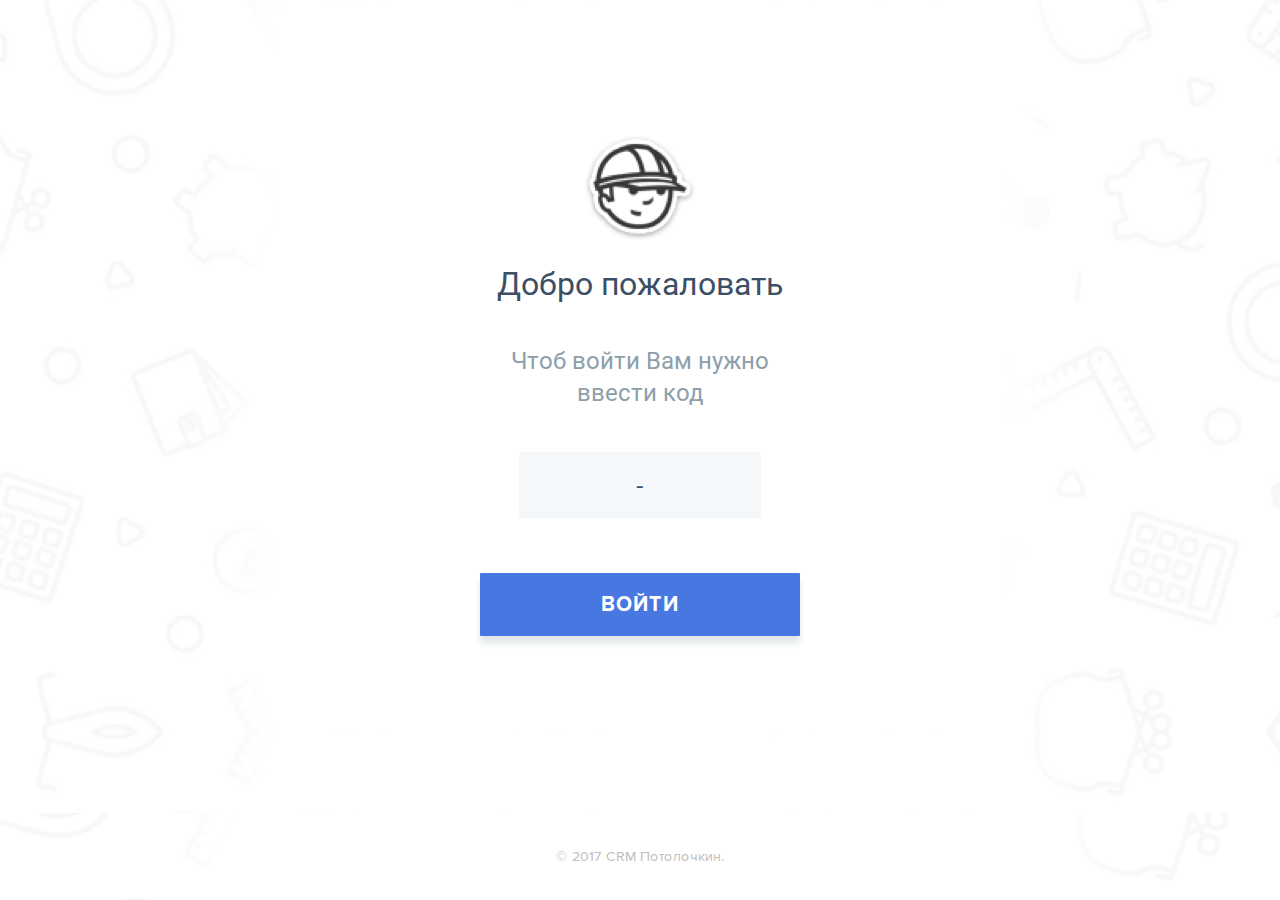
<file: index.html>
<!DOCTYPE html>

<html lang="ru">

<head>

	<meta charset="utf-8">
	<meta http-equiv="X-UA-Compatible" content="IE=edge" >
	<meta name="description" content="">
	<link href="https://fonts.googleapis.com/css?family=PT+Sans|Roboto:400,700" rel="stylesheet">
	<link rel="stylesheet" type="text/css" href="vendors/css/animate.css">	
	<link rel="stylesheet" type="text/css" href="css/style.css">
	<link rel="stylesheet" type="text/css" href="css/font-awesome.css">
	<link rel="stylesheet" type="text/css" href="vendors/css/jquery.mCustomScrollbar.css">
	<link rel="stylesheet" type="text/css" href="vendors/css/datepicker.css">
	<link rel="stylesheet" type="text/css" href="vendors/css/chartist.css">
	<link rel="stylesheet" type="text/css" href="vendors/css/select2.css">
	<link rel="stylesheet" type="text/css" href="vendors/css/jquery.fancybox.css">
	<script type="text/javascript" src="vendors/js/jquery.js"></script>
	<script type="text/javascript" src="vendors/js/jquery.fancybox.js"></script>
	<script type="text/javascript" src="vendors/js/jquery.mCustomScrollbar.concat.min.js"></script>
	<script type="text/javascript" src="vendors/js/smoothscroll.js"></script>
	<script type="text/javascript" src="vendors/js/select2.js"></script>
	<script type="text/javascript" src="vendors/js/datepicker.js"></script>
	<script type="text/javascript" src="vendors/js/chartist.js"></script>
	<script type="text/javascript" src="vendors/js/jquery.maskedinput.min.js"></script>
	<script type="text/javascript" src="vendors/js/wow.min.js"></script>
	<script>new WOW().init();</script>
	<link rel="icon" type="image/png" href="favicon/favicon.ico" sizes="16x16">
	
	<title>CRM</title>
	

</head>

<body>

<div class="wrapper main-page">


	<!-- Header -->

	<header>

								
	</header>

	<!-- /Header -->

		<!-- Content -->
		<div class="content main-page">

		<!-- Main Page -->

			<div class="signin-block">

				<div class="center-block site-row">

					<div class="center-coor"></div>

					<div class="inner">

						<div class="sign-in-content">

							<div class="main-logo">
								<img src="img/main_logo.png" alt="" />
							</div>

							<h1>Добро пожаловать</h1>

							<p>Чтоб войти Вам нужно ввести код</p>

							<div class="sign-form">

								<form>

									<input type="text" placeholder="-">

									<button type="submit" class="submit-btn">Войти</button>

								</form>

							</div>

						</div>

					</div>

					<div class="center-coor"></div>

				</div>

			</div>

		<!-- /Main Page -->

		</div>
		<!-- /Content -->

		<!-- Footer -->

		<footer>
			
			<div class="footer">

				<p>&copy; 2017 CRM Потолочкин.</p>

			</div>			

		</footer>

		<!-- /Footer -->

		<script src="js/scripts.js"></script>

		<script src="js/additional_scripts.js"></script>
	
	</div>

</body>
</html>
</file>
<file: css/style.css>
@charset "utf-8";

/*------------------*/
/*-- Fonts --*/
/*------------------*/

@font-face {
    font-family: "ProximaNova";
    src: url("../fonts/ProximaNova-Bold.eot");
    src: url("../fonts/ProximaNova-Bold.eot?#iefix") format("embedded-opentype"),
        url("../fonts/ProximaNova-Bold.woff2") format("woff2"),
        url("../fonts/ProximaNova-Bold.woff") format("woff"),
        url("../fonts/ProximaNova-Bold.ttf") format("truetype"),
        url("../fonts/ProximaNova-Bold.svg#ProximaNova-Bold") format("svg");
    font-weight: bold;
    font-style: normal;
}

@font-face {
    font-family: "ProximaNova";
    src: url("../fonts/ProximaNova-Regular.eot");
    src: url("../fonts/ProximaNova-Regular.eot?#iefix") format("embedded-opentype"),
        url("../fonts/ProximaNova-Regular.woff2") format("woff2"),
        url("../fonts/ProximaNova-Regular.woff") format("woff"),
        url("../fonts/ProximaNova-Regular.ttf") format("truetype"),
        url("../fonts/ProximaNova-Regular.svg#ProximaNova-Regular") format("svg");
    font-weight: normal;
    font-style: normal;
}

@font-face {
    font-family: "ProximaNova";
    src: url("../fonts/ProximaNova-Light.eot");
    src: url("../fonts/ProximaNova-Light.eot?#iefix") format("embedded-opentype"),
        url("../fonts/ProximaNova-Light.woff2") format("woff2"),
        url("../fonts/ProximaNova-Light.woff") format("woff"),
        url("../fonts/ProximaNova-Light.ttf") format("truetype"),
        url("../fonts/ProximaNova-Light.svg#ProximaNova-Light") format("svg");
    font-weight: 300;
    font-style: normal;
}



/*-------------------------------------------*/
/* BASIC SETUP */
/*-------------------------------------------*/

* {
    margin: 0;
    padding: 0;
    -webkit-box-sizing: border-box;
    -moz-box-sizing: border-box;
    box-sizing: border-box;
}

html {
    color: #000000;
    font-size: 13px;
    line-height: 21px;
}


html,
body {
    min-height: 100%;
    min-width: 100%;
}

body {
    font-size: 15px;
    line-height: 20px;
    color: #333333;
    background: #f5f8fa;
}

.wrapper {
    min-height: 100%;
    min-width: 100%;
    position: relative;
    z-index: 2;
    background: #f5f8fa;
}

.content {
    position: relative;
    height: 100%;
    min-height: 100%;
    min-width: 100%;
}


.clearfix:after {
    content: "."; 
    display: block; 
    height: 0; 
    clear: both; 
    visibility: hidden;
}

.clearfix {display: inline-block;}

* html .clearfix {height: 1%;}
.clearfix {display: block;}

* html .clearfix             { zoom: 1; }
*:first-child+html .clearfix { zoom: 1; }



::-webkit-input-placeholder {color: #3d4f66;}
::-moz-placeholder          {color: #3d4f66;}
:-moz-placeholder           {color: #3d4f66;}
:-ms-input-placeholder      {color: #3d4f66;}

input,
textarea,
button,
select,
a,
img {
    outline: none;
}

select {
    -webkit-appearance: none;
    appearance: none;
    text-indent: 0.01px;
    text-overflow: "";
}


*::-ms-expand { display: none; }

input::-webkit-outer-spin-button,
input::-webkit-inner-spin-button {
    -webkit-appearance: none;
}

input[type="number"] {
    -moz-appearance: textfield;
}

textarea {
    resize: none;
    overflow: auto;
}

input::-webkit-input-placeholder       {opacity: 1; transition: opacity .3s ease;}
input::-moz-placeholder                {opacity: 1; transition: opacity .3s ease;}
input:-moz-placeholder                 {opacity: 1; transition: opacity .3s ease;}
input:-ms-input-placeholder            {opacity: 1; transition: opacity .3s ease;}
input:focus::-webkit-input-placeholder {opacity: 0; transition: opacity .3s ease;}
input:focus::-moz-placeholder          {opacity: 0; transition: opacity .3s ease;}
input:focus:-moz-placeholder           {opacity: 0; transition: opacity .3s ease;}
input:focus:-ms-input-placeholder      {opacity: 0; transition: opacity .3s ease;}

textarea::-webkit-input-placeholder       {opacity: 1; transition: opacity .3s ease;}
textarea::-moz-placeholder                {opacity: 1; transition: opacity .3s ease;}
textarea:-moz-placeholder                 {opacity: 1; transition: opacity .3s ease;}
textarea:-ms-input-placeholder            {opacity: 1; transition: opacity .3s ease;}
textarea:focus::-webkit-input-placeholder {opacity: 0; transition: opacity .3s ease;}
textarea:focus::-moz-placeholder          {opacity: 0; transition: opacity .3s ease;}
textarea:focus:-moz-placeholder           {opacity: 0; transition: opacity .3s ease;}
textarea:focus:-ms-input-placeholder      {opacity: 0; transition: opacity .3s ease;}

.animation-delay-onload {
    -webkit-animation-delay: 1s;
    -moz-animation-delay: 1s;
    -o-animation-delay: 1s;
    animation-delay: 1s;
}

.animation-delay {
    -webkit-animation-delay: .3s;
    -moz-animation-delay: .3s;
    -o-animation-delay: .3s;
    animation-delay: .3s;
}

/*-------------------------------------------*/
/* ----- DEFAULT STYLES ------ */
/*-------------------------------------------*/

section {
    position: relative;
    padding: 30px 0;
}

h1 {

}


h2 {

}

h3 {

}

p {
    font-family: "ProximaNova", Arial, Verdana, sans-serif;
    font-size: 16px;
    line-height: 21px;
    font-weight: normal;
    color: rgb(61, 79, 102);
}

li {
    list-style: none;
}

a {
    text-decoration: none;
}

img {
    outline: none;
    border: 1px solid transparent;
    border-width: 0;
    border: none;
}

button:hover,
button:active,
a:hover,
a:active {
    -webkit-tap-highlight-color: rgba(0,0,0,0); 
    -webkit-tap-highlight-color: transparent;
}

textarea {
    width: 100%;
    height: 80px;
    resize: none;
    padding: 5px 0;
    font-family: "ProximaNova", Arial, Verdana, sans-serif;
    font-size: 14px;
    line-height: 14px;
    letter-spacing: 0.4px;
    text-align: left;
    text-transform: none;
    border: 1px solid transparent;
    color: rgb(18, 18, 18);
}

textarea::placeholder {
    text-transform: uppercase;
}

/*-------------------------------------------*/
/* ----- REUSABLE COMPONENTS ------ */
/*-------------------------------------------*/

.site-row {
    padding: 0 2%;
    min-width: 1200px;
    margin: 0 auto;
}

.offset-ziro {
    font-size: 0;
    line-height: 0;
}

.left {
    float: left;
}

.right {
    float: right;
}

.align-right {
    text-align: right;
}

.icon-order {
    display: inline-block;
    vertical-align: top;
    width: 34px;
    height: 30px;
    background-image: url(../img/icon_order.png);
    background-position: center;
    background-size: 100%;
    background-repeat: no-repeat;
}

.task-icon-middle {
    display: inline-block;
    vertical-align: top;
    width: 35px;
    height: 30px;
    background-image: url(../img/task_icon_middle.png);
    background-position: center;
    background-size: 100%;
    background-repeat: no-repeat;
}

.rating-icon-middle {
    display: inline-block;
    vertical-align: top;
    width: 33px;
    height: 32px;
    background-image: url(../img/rating_icon_middle.png);
    background-position: center;
    background-size: 100%;
    background-repeat: no-repeat;
}

.statistics_icon_middle {
    display: inline-block;
    vertical-align: top;
    width: 30px;
    height: 22px;
    background-image: url(../img/statistics_icon_middle.png);
    background-position: center;
    background-size: 100%;
    background-repeat: no-repeat;
}

.breadcrumbs {
    display: block;
    padding: 10px 0 5px 0;
}

.breadcrumbs + .main-content-header {
    padding: 0 0 10px 0;
}

.breadcrumbs li {
    display: inline-block;
    vertical-align: top;
}

.breadcrumbs li:after {
    display: inline-block;
    vertical-align: top;
    position: relative;
    top: 5px;
    content: "\3E";
    font-family: "ProximaNova", Arial, Verdana, sans-serif;
    font-size: 14px;
    line-height: 14px;
    color: #8ca0ac;
    margin: 0 5px 0 8px;
}

.breadcrumbs li:last-child:after {
    display: none;
}

.breadcrumbs li a {
    margin: 3px 0;
    font-family: "ProximaNova", Arial, Verdana, sans-serif;
    font-size: 14px;
    line-height: 14px;
    color: #8ca0ac;
}

.breadcrumbs li a:hover {
    text-decoration: underline;
}

/*-------------------------------------------*/
/* ----- HEADER ------ */
/*-------------------------------------------*/

.header-site {
    display: block;
    width: 100%;
    background: #ffffff;
    position: fixed;
    top: 0;
    left: 0;
    z-index: 3;
    -webkit-box-shadow: 0 1px 2px 0 rgba(112, 135, 150, .05);
    -moz-box-shadow: 0 1px 2px 0 rgba(112, 135, 150, .05);
    box-shadow: 0 1px 2px 0 rgba(112, 135, 150, .05);
}

.header-site .col {
    display: inline-block;
    vertical-align: middle;
}

.header-site .col-1 {
    width: 25%;
}

.header-site .col-2 {
    width: 50%;
}

.header-site .col-3 {
    width: 25%;
    text-align: right;
}

.logo {
    display: inline-table;
    vertical-align: top;
}

.logo .img-box {
    display: table-cell;
    vertical-align: middle;
    width: 50px;
    height: 48px;
    overflow: hidden;
    -webkit-border-radius: 50%;
    -moz-border-radius: 50%;
    -ms-border-radius: 50%;
    -o-border-radius: 50%;
    border-radius: 50%;
}

.right-col {
    display: table-cell;
    vertical-align: middle;
    width: auto;
    padding: 0 0 0 3%;
}

.logo img {
    display: block;
    width: auto;
    max-width: 50px;
    height: auto;
}

.logo p {
    font-family: "ProximaNova", Arial, Verdana, sans-serif;
    font-size: 22px;
    line-height: 22px;
    font-weight: bold;
    letter-spacing: 1px;
    color: #3d4f66;
}

.logo p.small {
    font-size: 12px;
    line-height: 12px;
    letter-spacing: 0.5px;
    color: #8ca0ac;
}

.main-nav-list {
    text-align: center;
}

.main-nav-list li {
    display: inline-block;
    vertical-align: top;
    padding: 0 15px;
}

.main-nav-list li a {
    display: block;
    position: relative;
    padding: 27px 0;
    font-family: "ProximaNova", Arial, Verdana, sans-serif;
    font-size: 14px;
    line-height: 26px;
    font-weight: normal;
    text-align: left;
    color: #3d4f66;

    -webkit-transition-property: color, font-weight;
    -webkit-transition-duration: .3s;
    -webkit-transition-timing-function: ease;

    -moz-transition-property: color, font-weight;
    -moz-transition-duration: .3s;
    -moz-transition-timing-function: ease;

    -ms-transition-property: color, font-weight;
    -ms-transition-duration: .3s;
    -ms-transition-timing-function: ease;

    -o-transition-property: color, font-weight;
    -o-transition-duration: .3s;
    -o-transition-timing-function: ease;

    transition-property: color, font-weight;
    transition-duration: .3s;
    transition-timing-function: ease;
}

.main-nav-list li a:hover {
    color: #4a77e2;
}

.main-nav-list li a.active {
    color: #4a77e2;
    font-weight: 600;
}

.main-nav-list li a:after {
    display: block;
    content: "";
    width: 100%;
    height: 4px;
    opacity: 0;
    background-color: #4a77e2;
    position: absolute;
    bottom: 0;
    left: 0;

    -webkit-transition-property: opacity;
    -webkit-transition-duration: .3s;
    -webkit-transition-timing-function: ease;

    -moz-transition-property: opacity;
    -moz-transition-duration: .3s;
    -moz-transition-timing-function: ease;

    -ms-transition-property: opacity;
    -ms-transition-duration: .3s;
    -ms-transition-timing-function: ease;

    -o-transition-property: opacity;
    -o-transition-duration: .3s;
    -o-transition-timing-function: ease;

    transition-property: opacity;
    transition-duration: .3s;
    transition-timing-function: ease;
}

.main-nav-list li a.active:after {
    opacity: 1;
}

.main-nav-list li a:hover:after {
    opacity: 1;
}

.main-nav-list li a .nav-icon {
    display: inline-block;
    vertical-align: top;
}

.nav-icon {
    display: inline-block;
    vertical-align: top;
    margin: 0 7px 0 0;
    -webkit-transition-property: background;
    -webkit-transition-duration: .3s;
    -webkit-transition-timing-function: ease;

    -moz-transition-property: background;
    -moz-transition-duration: .3s;
    -moz-transition-timing-function: ease;

    -ms-transition-property: background;
    -ms-transition-duration: .3s;
    -ms-transition-timing-function: ease;

    -o-transition-property: background;
    -o-transition-duration: .3s;
    -o-transition-timing-function: ease;

    transition-property: background;
    transition-duration: .3s;
    transition-timing-function: ease;
}

.nav-icon-1 {
    width: 18px;
    height: 15px;
    text-indent: -9999px;
    background: url(../img/nav_icon_1.svg);
    background-size: 18px 15px;
    position: relative;
    top: 4px;
    
}

.main-nav-list li a.active .nav-icon-1,
.main-nav-list li a:hover .nav-icon-1 {
    background: url(../img/nav_icon_1_hover.svg);
}

.nav-icon-2 {
    width: 18px;
    height: 16px;
    text-indent: -9999px;
    background: url(../img/nav_icon_2.svg);
    background-size: 18px 16px;
    position: relative;
    top: 3px;
}

.main-nav-list li a.active .nav-icon-2,
.main-nav-list li a:hover .nav-icon-2 {
    background: url(../img/nav_icon_2_hover.svg);
}

.nav-icon-3 {
    width: 18px;
    height: 16px;
    text-indent: -9999px;
    background: url(../img/nav_icon_3.svg);
    background-size: 18px 16px;
    position: relative;
    top: 3px;
}

.main-nav-list li a.active .nav-icon-3,
.main-nav-list li a:hover .nav-icon-3 {
    background: url(../img/nav_icon_3_hover.svg);
}

.nav-icon-4 {
    width: 18px;
    height: 19px;
    text-indent: -9999px;
    background: url(../img/nav_icon_4.svg);
    background-size: 18px 19px;
    position: relative;
    top: 2px;
}

.main-nav-list li a.active .nav-icon-4,
.main-nav-list li a:hover .nav-icon-4 {
    background: url(../img/nav_icon_4_hover.svg);
}

.nav-icon-5 {
    width: 18px;
    height: 14px;
    text-indent: -9999px;
    background: url(../img/nav_icon_5.svg);
    background-size: 18px 14px;
    position: relative;
    top: 4px;
}

.main-nav-list li a.active .nav-icon-5,
.main-nav-list li a:hover .nav-icon-5 {
    background: url(../img/nav_icon_5_hover.svg);
}

.user-block {
    display: inline-table;
    vertical-align: top;
}

.user-block .col {
    display: table-cell;
    vertical-align: middle;
}

.user-block .col-1 {
    width: auto;
    text-align: right;
    padding: 0 4% 0 0;
}

.user-block .col-2 {
    width: 48px;
    min-height: 48px;
}

.user-block .col-2 .img-box {
    display: block;
    width: 48px;
    height: 48px;
    overflow: hidden;
    background: #dedede;
    -webkit-border-radius: 50%;
    -moz-border-radius: 50%;
    -ms-border-radius: 50%;
    -o-border-radius: 50%;
    border-radius: 50%;
}

.user-block .col-2 .img-box img {
    display: block;
    min-width: 100%;
    min-height: 100%;
}

.user-block p {
    font-family: "ProximaNova", Arial, Verdana, sans-serif;
    font-size: 12px;
    line-height: 12px;
    letter-spacing: 0.5px;
    color: #8ca0ac;
    text-transform: uppercase;
}

.user-block p.p-1 {
    font-family: "ProximaNova", Arial, Verdana, sans-serif;
    font-size: 22px;
    line-height: 22px;
    font-weight: bold;
    letter-spacing: 1px;
    color: #3d4f66;
    text-transform: none;
}

.header-site.fixed_scroll .main-nav-list li a {
    padding: 13px 0;
}

/*-------------------------------------------*/
/* ----- CONTENT ------ */
/*-------------------------------------------*/

/*-- Main Page --*/

.main-page {
    background-image: url(../img/index_bg.jpg);
    background-repeat: no-repeat;
    background-size: cover;
    background-position: center;
}

.signin-block .center-block {
    display: table;
    width: 100%;
}

.signin-block .center-block .center-coor,
.signin-block .center-block .center-coor {
    display: table-cell;
    vertical-align: middle;
    content: "";
    width: 1%;
}

.signin-block .inner {
    display: table-cell;
    vertical-align: middle;
    width: 98%;
    text-align: center;
}

.sign-in-content {
    display: inline-block;
    vertical-align: top;
    width: 100%;
    max-width: 320px;
}

.main-logo {
    display: block;
    width: 112px;
    margin: 0 auto 18px auto;
}

.main-logo img {
    display: block;
    min-width: 100%;
    min-height: 100%;
}

.sign-in-content h1 {
    font-family: "Roboto", Arial, Verdana, sans-serif;
    font-size: 32px;
    line-height: 32px;
    text-align: center;
    color: #3d4f66;
    font-weight: normal;
    padding: 10px 0 15px 0;
}

.sign-in-content p {
    font-family: "Roboto", Arial, Verdana, sans-serif;
    font-size: 24px;
    line-height: 32px;
    text-align: center;
    color: #8ca0ac;
    font-weight: normal;
    padding: 30px 0 ;
}

.sign-form input {
    /*display: block;*/
    display: inline-block;
    vertical-align: top;
    max-width: 240px;
    height: 64px;
    margin: 14px 0;
    padding: 0 2%;
    border: 1px solid transparent;
    -webkit-border-radius: 1px;
    -moz-border-radius: 1px;
    -o-border-radius: 1px;
    border-radius: 1px;
    background-color: #f5f8fa;
    box-shadow: 0 0 2px 0 rgba(0, 0, 0, 0.12);
    font-family: "ProximaNova", Arial, Verdana, sans-serif;
    font-size: 25px;
    line-height: 25px;
    letter-spacing: 0.1px;
    text-align: center;
    color: #3d4f66;
}

.sign-form input:active,
.sign-form input:focus  {
    border: 1px solid #4977e2;
}

.sign-form .submit-btn {
    display: block;
    margin: 42px 0;
    cursor: pointer;
    -webkit-border-radius: 1px;
    -moz-border-radius: 1px;
    -o-border-radius: 1px;
    border-radius: 1px;
    background-color: #4977e2;
    border: none;
    padding: 21px 1%;
    -webkit-box-shadow: 0 7px 6px 0 rgba(112, 135, 150, 0.2);
    -moz-box-shadow: 0 7px 6px 0 rgba(112, 135, 150, 0.2);
    box-shadow: 0 7px 6px 0 rgba(112, 135, 150, 0.2);
    font-size: 21px;
    line-height: 21px;
    font-weight: bold;
    letter-spacing: 0.9px;
    text-align: center;
    color: #ffffff;

    -webkit-transition-property: background, box-shadow;
    -webkit-transition-duration: .3s;
    -webkit-transition-timing-function: ease;

    -moz-transition-property: background, box-shadow;
    -moz-transition-duration: .3s;
    -moz-transition-timing-function: ease;

    -ms-transition-property: background, box-shadow;
    -ms-transition-duration: .3s;
    -ms-transition-timing-function: ease;

    -o-transition-property: background, box-shadow;
    -o-transition-duration: .3s;
    -o-transition-timing-function: ease;

    transition-property: background, box-shadow;
    transition-duration: .3s;
    transition-timing-function: ease;
}

.sign-form .submit-btn:hover {
    background-color: #1655DD;
    -webkit-box-shadow: 0 7px 16px 0 rgba(112, 135, 150, 0.3);
    -moz-box-shadow: 0 7px 16px 0 rgba(112, 135, 150, 0.3);
    box-shadow: 0 7px 16px 0 rgba(112, 135, 150, 0.3);
}

/*-- /Main Page --*/

.two-col-templ {
    background: #f5f8fa;
    position: relative;
    z-index: 2;
}

.two-col-templ.site-row {
    padding-right: 0;
}

.main-content {
    width: 75%;
    padding-right: 2%;
    background: #f5f8fa;
}

.main-content.full-width {
    float: none;
    width: 100%;
}

.sidebar {
    width: 25%;
    height: 100%;
    background: #ffffff;
    padding: 30px 0;
    border-left: 1px solid rgba(0, 0, 0, 0.09);
}

.sidebar .inner {
    padding-left: 14%;
    padding-right: 14%;
}

.sidebar.fixed {
    position: fixed;
    top: 0;
    right: 0;
    float: none; 
}

/*-- Main Content --*/

.main-content-header {
    width: 100%;
    padding-right: 2%;
    background: #f5f8fa;
    padding: 30px 0 10px 0;

    -webkit-transition-property: top;
    -webkit-transition-duration: .3s;
    -webkit-transition-timing-function: ease;

    -moz-transition-property: top;
    -moz-transition-duration: .3s;
    -moz-transition-timing-function: ease;

    -ms-transition-property: top;
    -ms-transition-duration: .3s;
    -ms-transition-timing-function: ease;

    -o-transition-property: top;
    -o-transition-duration: .3s;
    -o-transition-timing-function: ease;

    transition-property: top;
    transition-duration: .3s;
    transition-timing-function: ease;
}

.main-content-header.fixed_scroll {
    width: 75%;
    position: fixed;
    top: -100%;
    left: 0;
    z-index: 3;
    float: none;
    padding: 2px 2% 5px 2%;
    background: #ffffff;
    -webkit-box-shadow: 0 2px 3px 0 rgba(112, 135, 150, .3);
    -moz-box-shadow: 0 2px 3px 0 rgba(112, 135, 150, .3);
    box-shadow: 0 2px 3px 0 rgba(112, 135, 150, .3);
}

.main-content.full-width .main-content-header {
    width: 100%;
}

.main-content.full-width .main-content-header.fixed_scroll {
    width: 100%;
}

.main-content-header .col-1 {
    width: 47%;
    padding: 13px 0 0 0;
}

.main-content-header .col-2 {
    width: 53%;
    text-align: right;
}

.main-content-header .col-1 .icon {
    display: inline-block;
    vertical-align: middle;
    margin: 0 10px 0 0;
}

.main-content-header .col-1 h2 {
    display: inline-block;
    vertical-align: middle;
    font-family: "ProximaNova", Arial, Verdana, sans-serif;
    font-size: 29px;
    line-height: 0.69;
    letter-spacing: 0.5px;
    font-weight: normal;
    color: #232a30;
}

.blue-pill {
    display: inline-block;
    vertical-align: top;
    width: auto;
    cursor: pointer;
    margin: 10px 2%;
    padding: 12px 38px 10px 38px;
    border: 1px solid transparent;
    object-fit: contain;
    -webkit-border-radius: 1px;
    -moz-border-radius: 1px;
    -ms-border-radius: 1px;
    -o-border-radius: 1px;
    border-radius: 1px;
    background-color: #4977e2;
    -webkit-box-shadow: 0 5px 3px 0 rgba(112, 135, 150, 0.14);
    -moz-box-shadow: 0 5px 3px 0 rgba(112, 135, 150, 0.14);
    -ms-box-shadow: 0 5px 3px 0 rgba(112, 135, 150, 0.14);
    -o-box-shadow: 0 5px 3px 0 rgba(112, 135, 150, 0.14);
    box-shadow: 0 5px 3px 0 rgba(112, 135, 150, 0.14);
    font-family: "Roboto", Arial, Verdana, sans-serif;
    font-size: 14px;
    line-height: 18px;
    font-weight: bold;
    letter-spacing: 0.6px;
    text-align: center;
    color: #ffffff;
    text-transform: uppercase;

    -webkit-transition-property: background;
    -webkit-transition-duration: .3s;
    -webkit-transition-timing-function: ease;

    -moz-transition-property: background;
    -moz-transition-duration: .3s;
    -moz-transition-timing-function: ease;

    -ms-transition-property: background;
    -ms-transition-duration: .3s;
    -ms-transition-timing-function: ease;

    -o-transition-property: background;
    -o-transition-duration: .3s;
    -o-transition-timing-function: ease;

    transition-property: background;
    transition-duration: .3s;
    transition-timing-function: ease;
}

.blue-pill:hover {
    background-color: #1655DD;
}

.search-box {
    display: inline-block;
    vertical-align: top;
    width: 224px;
    height: 40px;
    margin: 10px 2%;
    position: relative;
    -webkit-border-radius: 2px;
    -moz-border-radius: 2px;
    -ms-border-radius: 2px;
    -o-border-radius: 2px;
    border-radius: 2px;
    background-color: rgb(255, 255, 255);
}

.search-box input {
    display: block;
    border-collapse: collapse;
    width: 100%;
    height: 40px;
    padding: 3px 2% 4px 8%;
    border-top: solid 1px rgba(165, 184, 196, 0.2);
    border-bottom: solid 1px rgba(165, 184, 196, 0.2);
    border-left: solid 1px rgba(165, 184, 196, 0.2);
    border-right: none;
    background-color: rgb(255, 255, 255);
    font-family: "ProximaNova", Arial, Verdana, sans-serif;
    font-size: 14px;
    line-height: 38px;
    color: rgb(61, 79, 102);
}

.search-box .submit-btn {
    display: block;
    width: 40px;
    height: 40px;
    cursor: pointer;
    position: absolute;
    top: 0;
    right: 0;
    background-color: rgb(74, 119, 226);
    border: 1px solid rgb(74, 119, 226);
    background-image: url(../img/search.png);
    background-repeat: no-repeat;
    background-position: center;

    -webkit-transition-property: background-color, border;
    -webkit-transition-duration: .3s;
    -webkit-transition-timing-function: ease;

    -moz-transition-property: background-color, border;
    -moz-transition-duration: .3s;
    -moz-transition-timing-function: ease;

    -ms-transition-property: background-color, border;
    -ms-transition-duration: .3s;
    -ms-transition-timing-function: ease;

    -o-transition-property: background-color, border;
    -o-transition-duration: .3s;
    -o-transition-timing-function: ease;

    transition-property: background-color, border;
    transition-duration: .3s;
    transition-timing-function: ease;
}

.search-box .submit-btn:hover {
    background-color: rgb(22, 85, 221);
    border: 1px solid rgb(22, 85, 221);
}

.main-content-header .blue-pill,
.main-content-header .search-box {
    margin: 10px 0 10px 3%;
}

.order-box {
    background: rgba(255, 255, 255, 1);
    border: solid 1px rgba(165, 184, 196, 0.2);
    margin: 20px 0;
    padding: 11px 4% 17px 4%;
    position: relative;
    -webkit-border-radius: 2px;
    -moz-border-radius: 2px;
    -ms-border-radius: 2px;
    -o-border-radius: 2px;
    border-radius: 2px;
}

.order-box.blue-bg .order-box-header h3 {
  font-size: 16px;
  font-weight: 600;
  color: #ffffff;
}

.order-box.blue-bg  .order-box-header h3:after {
    display: none;
}

.blue-bg {
    background-image: radial-gradient(circle at 100% 100%, #3d68cc, #598ef8);
}

.order-box-header {
    position: relative;
    z-index: 2;
    cursor: pointer;
}

.order-box-header .col {
    padding: 10px 0;
}

.order-box-header .col-1 {
    width: 70%;
}

.order-box-header .col-2 {
    width: 30%;
    text-align: right;
}

.order-box-header h3 {
    position: relative;
    padding: 5px 0 20px 0;
    font-family: "ProximaNova", Arial, Verdana, sans-serif;
    font-size: 16px;
    line-height: 16px;
    font-weight: 600;
    letter-spacing: 0.1px;
    text-align: left;
    text-transform: uppercase;
    color: rgb(61, 79, 102);
}

.order-box-header h3:after {
    display: block;
    content: "";
    width: 40px;
    height: 5px;
    position: absolute;
    bottom: 0;
    left: 0;
    -webkit-border-radius: 11px;
    -moz-border-radius: 11px;
    -ms-border-radius: 11px;
    -o-border-radius: 11px;
    border-radius: 11px;
    background-color: rgba(152, 152, 152, 0.2);
}

.order-box-header h3 .grey {
    color: #d0d0d0;
    font-weight: normal;
    text-transform: none;
}

.show_order_box {
    /*display: block;*/
    display: inline-block;
    vertical-align: top;
    width: 36px;
    height: 36px;
    cursor: pointer;
    position: relative;
    z-index: 2;
    background: rgba(255, 255, 255, 1);
    border: 1px solid #d0d0d0;
    -webkit-border-radius: 50%;
    -moz-border-radius: 50%;
    -ms-border-radius: 50%;
    -o-border-radius: 50%;
    border-radius: 50%;

    -webkit-transition-property: transform, background, border;
    -webkit-transition-duration: .3s;
    -webkit-transition-timing-function: ease;

    -moz-transition-property: transform, background, border;
    -moz-transition-duration: .3s;
    -moz-transition-timing-function: ease;

    -ms-transition-property: transform, background, border;
    -ms-transition-duration: .3s;
    -ms-transition-timing-function: ease;

    -o-transition-property: transform, background, border;
    -o-transition-duration: .3s;
    -o-transition-timing-function: ease;

    transition-property: transform, background, border;
    transition-duration: .3s;
    transition-timing-function: ease;
}

.show_order_box:hover {
    background: #4977e2;
    border: 1px solid #4977e2;
}

.show_order_box .fa {
    font-size: 26px;
    line-height: 26px;
    color: #d0d0d0;

    -webkit-transition-property: color;
    -webkit-transition-duration: .3s;
    -webkit-transition-timing-function: ease;

    -moz-transition-property: color;
    -moz-transition-duration: .3s;
    -moz-transition-timing-function: ease;

    -ms-transition-property: color;
    -ms-transition-duration: .3s;
    -ms-transition-timing-function: ease;

    -o-transition-property: color;
    -o-transition-duration: .3s;
    -o-transition-timing-function: ease;

    transition-property: color;
    transition-duration: .3s;
    transition-timing-function: ease;
}

.show_order_box:hover .fa {
    color: #ffffff;
}

.show_order_box.active {
    -webkit-transform: rotate(-180deg);
    -moz-transform: rotate(-180deg);
    -ms-transform: rotate(-180deg);
    -o-transform: rotate(-180deg);
    transform: rotate(-180deg);
}

.slide-block {
    overflow: hidden;
}

.additional-slide-block {
    overflow: hidden;
    background: rgb(255, 255, 255);
    padding: 0 4%;
}

.order-box + .additional-slide-block {
    margin-top: -20px;
}

.order-content {
    border: 1px solid #d2dbe1;
    margin: 20px 0;
}

.order-content-header {
    padding: 0 4%;
    box-shadow: 0 2px 3px 0 rgba(112, 135, 150, .1);
}

.order-content-header .col {
    display: inline-block;
    vertical-align: top;
    padding: 11px 0 8px 0;
}

.order-content-header .col-1 {
    width: 25%; 
}

.order-content-header .col-2 {
    width: 50%;
    text-align: center;
}

.order-content-header .col-3 {
    width: 25%;
    text-align: right;
}

.order-content-header .col-1 h3 {
    display: inline-block;
    vertical-align: top;
    font-family: "ProximaNova", Arial, Verdana, sans-serif;
    font-size: 14px;
    line-height: 14px;
    font-weight: 600;
    letter-spacing: 0.5px;
    color: rgb(35, 42, 48);
}

.order-content-header .col-1 p {
    display: inline-block;
    vertical-align: top;
    font-family: "ProximaNova", Arial, Verdana, sans-serif;
    font-size: 14px;
    line-height: 14px;
    font-weight: 300;
    text-align: left;
    color: rgb(112, 135, 150);
    margin: 0 2%;
}

.order-content-header .col-1 p:nth-child(1) {
    margin-left: 0;
}

.order-content-header .col-2 h3 {
  font-family: "ProximaNova", Arial, Verdana, sans-serif;
  font-size: 14px;
  line-height: 14px;
  font-weight: normal;
  color: rgb(140, 160, 172);
}

.control-btns li {
    display: inline-block;
    vertical-align: middle;
    padding: 0 0 0 18px;
}

.control-btns li a {
    display: inline-block;
    vertical-align: middle;
}

.control-btns li a .fa {
    font-size: 18px;
    line-height: 18px;
    color: #788d9c;
}

.control-btns li a:hover .fa {
    color: #f02525;
}

.control-btns .fa-pencil-square-o {
    position: relative;
    top: 1px;
}

.user-icon {
    display: inline-block;
    vertical-align: top;
    width: 16px;
    height: 18px;
    background-image: url(../img/user_icon.png);
    background-repeat: no-repeat;
    background-position: center;
    background-size: 100%;
}

.order-content-sect-1 {
    border-right: 7px solid rgb(165, 184, 196);
}

.order-content-sect-1.shape-right-grey {
    border-color: #a5b9c5;
}

.order-content-sect-1.shape-right-green {
    border-color: #7ed321;
}

.order-content-sect-1.shape-right-olive {
    border-color: #1aa1a3;
}

.order-content-sect-1.no-border {
    border-right: none;
}

.order-content-rows {
    padding: 0 3% 0 4%;
}

.order-content .row {
    border-bottom: solid 1px rgba(165, 184, 196, 0.5);
    padding: 22px 0;
}

.order-content .row-2 {
    padding: 11px 0;
}

.order-content .row:last-child {
    border-bottom: none;
}

.order-content .row-1 .col {
    display: inline-block;
    vertical-align: middle;
}

.order-content .row-1 .col-1 {
    width: 25%;
}

.order-content .row-1 .col-2 {
    width: 25%;
    text-align: center;
}

.order-content .row-1 .col-3 {
    width: 30%;
    text-align: center;
}

.order-content .row-1 .col-4 {
    width: 20%;
    text-align: right;
}

.order-content .row .col-1 p {
    display: inline-block;
    vertical-align: baseline;
    padding: 5px 5px;
}

.order-content .row .col-1 p {
    font-family: "ProximaNova", Arial, Verdana, sans-serif;
    font-size: 18px;
    line-height: 18px;
    font-weight: normal;
    text-align: left;
    color: rgb(61, 79, 102);
}

.order-content .row .col-1 p.p-small-grey {
    font-family: "ProximaNova", Arial, Verdana, sans-serif;
    font-size: 12px;
    line-height: 12px;
    font-weight: normal;
    text-align: left;
    color: rgb(140, 160, 172);
    text-transform: uppercase;
}

.tek-link {
    display: inline-block;
    vertical-align: top;
    min-width: 170px;
    background: rgb(255, 255, 255);
    border: 1px solid #dcebf4;
    padding: 8px 2%;
    text-align: center;
    -webkit-border-radius: 17px;
    -moz-border-radius: 17px;
    -ms-border-radius: 17px;
    -o-border-radius: 17px;
    border-radius: 17px;
    font-family: "ProximaNova", Arial, Verdana, sans-serif;
    font-size: 14px;
    line-height: 17px;
    font-weight: bold;
    color: rgb(74, 119, 226);

    -webkit-transition-property: color,background, border;
    -webkit-transition-duration: .3s;
    -webkit-transition-timing-function: ease;

    -moz-transition-property: color,background, border;
    -moz-transition-duration: .3s;
    -moz-transition-timing-function: ease;

    -ms-transition-property: color,background, border;
    -ms-transition-duration: .3s;
    -ms-transition-timing-function: ease;

    -o-transition-property: color,background, border;
    -o-transition-duration: .3s;
    -o-transition-timing-function: ease;

    transition-property: color,background, border;
    transition-duration: .3s;
    transition-timing-function: ease;
}

.tek-link:hover {
    background: rgb(74, 119, 226);
    border: 1px solid rgb(74, 119, 226);
    color: #ffffff;
}

.tek-link .fa {
    font-size: 14px;
    line-height: 17px;
    margin: 0 5px 0 0;
    position: relative;
    top: 1px;
    color: rgb(74, 119, 226);

    -webkit-transition-property: color;
    -webkit-transition-duration: .3s;
    -webkit-transition-timing-function: ease;

    -moz-transition-property: color;
    -moz-transition-duration: .3s;
    -moz-transition-timing-function: ease;

    -ms-transition-property: color;
    -ms-transition-duration: .3s;
    -ms-transition-timing-function: ease;

    -o-transition-property: color;
    -o-transition-duration: .3s;
    -o-transition-timing-function: ease;

    transition-property: color;
    transition-duration: .3s;
    transition-timing-function: ease;
}

.tek-link:hover .fa {
    color: #ffffff;
}

.cash-icon {
    display: inline-block;
    vertical-align: top;
    width: 20px;
    height: 18px;
    background-image: url(../img/cash_icon.png);
    background-repeat: no-repeat;
    background-position: center;
    background-size: 100%;
}

.price {
    font-family: "ProximaNova", Arial, Verdana, sans-serif;
    font-size: 18px;
    line-height: 18px;
    font-weight: bold;
    color: rgb(61, 79, 102);
}

.price .cash-icon {
    margin-right: 7px;
}

.price .fa-rub {
    font-size: 15px;
    line-height: 15px;
    font-weight: normal;
    color: rgb(61, 79, 102);
    padding: 0 1px;
}

.order-user {
    display: inline-table;
    vertical-align: top;
}

.order-user .order-user-col {
    display: table-cell;
    vertical-align: middle;
}

.order-user .order-user-col-1 {
    width: 40px;
}

.order-user .img-box {
    display: block;
    width: 34px;
    height: 34px;
    overflow: hidden;
    -webkit-border-radius: 50%;
    -moz-border-radius: 50%;
    -ms-border-radius: 50%;
    -o-border-radius: 50%;
    border-radius: 50%;
    border: solid 0.8px rgb(213, 231, 242);
}

.order-user .img-box img {
    display: block;
    min-width: 100%;
    min-height: 100%;
    background: rgba(225, 225, 225, 1);
}

.order-user .order-user-col-2 {
    width: auto;
}

.order-user p {
    font-family: "ProximaNova", Arial, Verdana, sans-serif;
    font-size: 12px;
    line-height: 12px;
    font-weight: 300;
    color: rgb(112, 135, 150);
}

.order-user p.p-1 {
    font-family: "ProximaNova", Arial, Verdana, sans-serif;
    font-size: 18px;
    line-height: 18px;
    font-weight: normal;
    color: rgb(61, 79, 102);
}

.home-icon {
    display: inline-block;
    vertical-align: top;
    width: 17px;
    height: 17px;
    background-image: url(../img/home_icon.png);
    background-repeat: no-repeat;
    background-position: center;
    background-size: 100%;
}

.order-content .col {
    display: inline-block;
    vertical-align: top;
}

.order-content .row-2 .col-1 {
    width: 50%;
}

.order-content .row-2 .col-2 {
    width: 50%;
}

.order-content .row .col-1 p {
    padding: 5px 5px;
    font-family: "ProximaNova", Arial, Verdana, sans-serif;
    font-size: 18px;
    line-height: 18px;
    font-weight: normal;
    color: rgb(61, 79, 102);
}

.order-content .row .col-1 .icon {
    margin: 5px 0;
}

.order-content .row .col-1 p.p-small {
    font-family: "ProximaNova", Arial, Verdana, sans-serif;
    font-size: 14px;
    line-height: 14px;
    font-weight: normal;
    color: rgb(61, 79, 102);
}

.photos-list {
    text-align: right;
}

.photos-list li {
    display: inline-block;
    vertical-align: top;
    margin: 3px;
}

.photos-list li a {
    display: block;
    width: 55px;
    height: 55px;
    overflow: hidden;
    border: solid 0.5px rgb(140, 160, 172);
}

.photos-list li a img {
    display: block;
    min-width: 100%;
    min-height: 100%;
}

.photos-list li .img-box {
    display: block;
    width: 55px;
    height: 55px;
    overflow: hidden;
    border: solid 0.5px rgb(140, 160, 172);
}

.photos-list li .img-box img {
    display: block;
    min-width: 100%;
    min-height: 100%;
}

.blue-box {
    background-color: rgb(245, 248, 250);
}

.blue-box-header {
    padding: 6px 3%;  
}

.show-task-btn-box {
    text-align: center;
    padding: 23px 3% 13px 3%;
}

.blue-box-header .col {
    display: inline-block;
    vertical-align: middle;
}

.blue-box-header .col-1 {
    width: 70%;
    text-align: left;
}

.blue-box-header .col-2 {
    width: 30%;
    text-align: right;
}

.white-pill {
    display: inline-block;
    vertical-align: top;
    min-width: 200px;
    margin: 10px 2%;
    object-fit: contain;
    -webkit-border-radius: 1px;
    -moz-border-radius: 1px;
    -ms-border-radius: 1px;
    -o-border-radius: 1px;
    border-radius: 1px;
    background-color: rgb(255, 255, 255);
    -webkit-box-shadow: 0 2px 3px 0 rgba(112, 135, 150, 0.14);
    -moz-box-shadow: 0 2px 3px 0 rgba(112, 135, 150, 0.14);
    -ms-box-shadow: 0 2px 3px 0 rgba(112, 135, 150, 0.14);
    -o-box-shadow: 0 2px 3px 0 rgba(112, 135, 150, 0.14);
    box-shadow: 0 2px 3px 0 rgba(112, 135, 150, 0.14);
    border: 1px solid #cdcdcd;
    padding: 13px 20px 9px 20px;
    font-family: "Roboto", Arial, Verdana, sans-serif;
    font-size: 14px;
    line-height: 14px;
    letter-spacing: 0.6px;
    text-align: center;
    text-transform: uppercase;
    color: rgb(61, 79, 102);

    -webkit-transition-property: box-shadow;
    -webkit-transition-duration: .3s;
    -webkit-transition-timing-function: ease;

    -moz-transition-property: box-shadow;
    -moz-transition-duration: .3s;
    -moz-transition-timing-function: ease;

    -ms-transition-property: box-shadow;
    -ms-transition-duration: .3s;
    -ms-transition-timing-function: ease;

    -o-transition-property: box-shadow;
    -o-transition-duration: .3s;
    -o-transition-timing-function: ease;

    transition-property: box-shadow;
    transition-duration: .3s;
    transition-timing-function: ease;
}

.white-pill:hover {
     -webkit-box-shadow: 0 2px 6px 0 rgba(112, 135, 150, 0.4);
     -moz-box-shadow: 0 2px 6px 0 rgba(112, 135, 150, 0.4);
     -ms-box-shadow: 0 2px 6px 0 rgba(112, 135, 150, 0.4);
     -o-box-shadow: 0 2px 6px 0 rgba(112, 135, 150, 0.4);
     box-shadow: 0 2px 6px 0 rgba(112, 135, 150, 0.4);
}

.calc-icon {
    display: inline-block;
    vertical-align: top;
    width: 17px;
    height: 17px;
    background-image: url(../img/calc_icon.png);
    background-repeat: no-repeat;
    background-position: center;
    background-size: 100%;
}

.white-pill .calc-icon {
    position: relative;
    top: -2px;
    margin: 0 11px 0 0;
}

.blue-box-header .blue-pill,
.blue-box-header .white-pill {
    margin: 10px 1%;
}

.hide-show-btn {
    display: inline-block;
    vertical-align: top;
    font-family: "ProximaNova", Arial, Verdana, sans-serif;
    font-size: 14px;
    line-height: 14px;
    font-weight: 600;
    color: rgb(74, 119, 226);
    text-decoration: underline;
}

.hide-show-btn:hover {
    text-decoration: none;
}

.sroll-box {
    display: block;
    height: 205px;
    overflow: hidden;
    border-top: solid 1px rgba(165, 184, 196, 0.5);
}

.sroll-box-header {
    padding: 9px 0 5px 0;
}

.sroll-box-header h3 {
    display: block;
    text-align: center;
    font-family: "ProximaNova", Arial, Verdana, sans-serif;
    font-size: 16px;
    line-height: 16px;
    font-weight: normal;
    text-transform: uppercase;
    letter-spacing: 0.7px;
    color: rgb(140, 160, 172);
}

.table {
    padding: 0 4% 15px 4%;
}

.table-row {
    border-bottom: solid 1px rgba(165, 184, 196, 0.5);
}

.table-row .cell {
    display: table-cell;
    vertical-align: top;
    padding: 19px 0;
}

.table-row .cell-1 {
    width: 110px;
}

.table-row .cell-2 {
    width: auto;
}

.table-row .cell-1 p {
    font-family: "ProximaNova", Arial, Verdana, sans-serif;
    font-size: 12px;
    line-height: 12px;
    text-align: center;
    color: rgb(140, 160, 172);
}

.table-row .cell-2 p {
    font-family: "ProximaNova", Arial, Verdana, sans-serif;
    font-size: 14px;
    line-height: 14px;
    text-align: left;
    color: rgb(61, 79, 102);
}

/*-- /Main Content --*/

/*-- Sidebar --*/

.filter-logo {
    display: inline-block;
    vertical-align: middle;
    width: 60px;
    height: 60px;
}

.sidebar-header {
    padding: 10px 0;
}

.sidebar-header h2 {
    display: inline-block;
    vertical-align: middle;
    padding: 0 5%;
    font-family: "ProximaNova", Arial, Verdana, sans-serif;
    font-size: 20px;
    line-height: 20px;
    font-weight: 600;
    color: rgb(61, 79, 102);
}

.sidebar .datepiker-box {
    width: 100% !important;
    padding: 11px 0 25px 0;
    position: relative;
}

.datepiker-box.input-hidden input {
    overflow: hidden;
    height: 0;
    padding: 0;
    border: none;
    position: absolute;
    top: 0;
    left: 0;
    opacity: .01;
    z-index: -1;
}

.form-row {
    border-bottom: 1px solid #dfdfdf;
    padding: 11px 0 10px 0;
}

.tel-input {
    display: inline-table;
    vertical-align: top;
    width: 100%;
}

.tel-input p {
    display: table-cell !important;
    vertical-align: top !important;
    width: 21px;
    height: 26px;
    font-family: "ProximaNova", Arial, Verdana, sans-serif;
    font-size: 16px;
    line-height: 26px;
    font-weight: 600;
    color: #232a30;
    padding: 1px 0 0 0;
}

.tel-input input {
    display: table-cell !important;
    vertical-align: top !important;
    width: auto;
    height: 26px;
    font-family: "ProximaNova", Arial, Verdana, sans-serif;
    font-size: 16px;
    line-height: 26px;
    font-weight: 600;
    color: #232a30;
    border: 1px solid transparent;
}

.tel-link {
    display: inline-block;
    vertical-align: top;
    margin: 5px 0 4px 0;
    font-family: "ProximaNova", Arial, Verdana, sans-serif;
    font-size: 16px;
    line-height: 16px;
    font-weight: 600;
    color: rgb(35, 42, 48);

    -webkit-transition-property: color;
    -webkit-transition-duration: .3s;
    -webkit-transition-timing-function: ease;

    -moz-transition-property: color;
    -moz-transition-duration: .3s;
    -moz-transition-timing-function: ease;

    -ms-transition-property: color;
    -ms-transition-duration: .3s;
    -ms-transition-timing-function: ease;

    -o-transition-property: color;
    -o-transition-duration: .3s;
    -o-transition-timing-function: ease;

    transition-property: color;
    transition-duration: .3s;
    transition-timing-function: ease;
}

.tel-link:hover {
    color: #4a77e2;
}

.sidebar textarea {
    font-family: "ProximaNova", Arial, Verdana, sans-serif;
    font-size: 16px;
    line-height: 17px;
    font-weight: normal;
    color: #232a30;
}

.checkbox-box {
    position: relative;
    padding: 19px 0 17px 0;
}

.checkbox-box input[type="checkbox"] {
    position: absolute;
    top: 0;
    left: 0;
    opacity: .01;
    z-index: -1;
}

.checkbox-box label {
    display: block;
    position: relative;
    padding: 0 25px 0 0;
    font-family: "ProximaNova", Arial, Verdana, sans-serif;
    font-size: 16px;
    line-height: 16px;
    letter-spacing: 0.4px;
    color: rgb(189, 189, 189);
    text-transform: uppercase;
}

.checkbox-box label:after {
    display: block;
    content: "";
    width: 34px;
    height: 14px;
    position: absolute;
    top: 0;
    right: 0;
    background: rgb(200, 200, 200);
    -webkit-border-radius: 7px;
    -moz-border-radius: 7px;
    -ms-border-radius: 7px;
    -o-border-radius: 7px;
    border-radius: 7px;

    -webkit-transition-property: background;
    -webkit-transition-duration: .3s;
    -webkit-transition-timing-function: ease;

    -moz-transition-property: background;
    -moz-transition-duration: .3s;
    -moz-transition-timing-function: ease;

    -ms-transition-property: background;
    -ms-transition-duration: .3s;
    -ms-transition-timing-function: ease;

    -o-transition-property: background;
    -o-transition-duration: .3s;
    -o-transition-timing-function: ease;

    transition-property: background;
    transition-duration: .3s;
    transition-timing-function: ease;
}

.checkbox-box input[type="checkbox"]:checked + label:after {
    background: rgb(77, 161, 255);
}

.checkbox-box input[type="checkbox"]:checked + label {
    color: #3d4f66 !important;
}

.checkbox-box label:before {
    display: block;
    content: "";
    width: 18px;
    height: 18px;
    position: absolute;
    top: -4px;
    right: 15px;
    z-index: 2;
    -webkit-border-radius: 50%;
    -moz-border-radius: 50%;
    -o-border-radius: 50%;
    -ms-border-radius: 50%;
    border-radius: 50%;
    background-color: rgb(255, 255, 255);
    box-shadow: 0 5px 5px 0 rgba(0, 0, 0, 0.04);
    border: solid 1.3px rgb(208, 215, 221);

    -webkit-transition-property: right;
    -webkit-transition-duration: .3s;
    -webkit-transition-timing-function: ease;

    -moz-transition-property: right;
    -moz-transition-duration: .3s;
    -moz-transition-timing-function: ease;

    -ms-transition-property: right;
    -ms-transition-duration: .3s;
    -ms-transition-timing-function: ease;

    -o-transition-property: right;
    -o-transition-duration: .3s;
    -o-transition-timing-function: ease;

    transition-property: right;
    transition-duration: .3s;
    transition-timing-function: ease;
}

.checkbox-box input[type="checkbox"]:checked + label:before {
    right: 0;
}

.submit-btn {
    display: inline-block;
    vertical-align: top;
    width: 100%;
    font-family: "ProximaNova", Arial, Verdana, sans-serif;
    font-size: 14px;
    line-height: 14px;
    letter-spacing: 0.4px;
    text-transform: uppercase;
}

.submitt-box .submit-btn {
    margin: 20px 0;
}

.submitt-box {
    padding: 30px 0;
}

/*-- /Sidebar --*/

.order-content-header-two-cols {
    padding-right: 3%;
}

.order-content-header-two-cols .col-1 {
    width: 60%;
}

.order-content-header-two-cols .col-2 {
    width: 40%;
    text-align: right;
}

.row-two-cols .col {
    display: inline-block;
    vertical-align: middle;
}

.row-two-cols .col-1 {
    width: 50%;
}

.row-two-cols .col-2 {
    width: 50%;
    text-align: right;
}

.row-two-cols .col-1 .icon-task-middle {
    position: relative;
    top: 3px;
}

.row-two-cols .col-1 .icon-task-middle p {
    font-family: "ProximaNova", Arial, Verdana, sans-serif;
    font-size: 22px;
    line-height: 22px;
    font-weight: normal;
    color: rgb(61, 79, 102);
}

.icon-order-middle {
    display: inline-block;
    vertical-align: top;
    width: 20px;
    height: 20px;
    background-image: url(../img/icon_order.png);
    background-position: center;
    background-size: 100%;
    background-repeat: no-repeat;
}

.icon-task-middle {
    display: inline-block;
    vertical-align: top;
    width: 20px;
    height: 18px;
    background-image: url(../img/task_icon.png);
    background-position: center;
    background-size: 100%;
    background-repeat: no-repeat;
}

.row-two-cols .col-2 p {
    font-family: "ProximaNova", Arial, Verdana, sans-serif;
    font-size: 12px;
    line-height: 12px;
    font-weight: 300;
    color: rgb(112, 135, 150);
    padding: 5px 0;
}

.row-two-cols .col-2 .inner-box {
    display: inline-block;
    vertical-align: top;
    width: auto;
    text-align: left;
}

.row-two-cols .col-2 .icon-order-middle {
    margin: 0 7px 0 0;
    position: relative;
    top: -2px;
}

.row-two-cols .col-2 a.order-num {
    display: inline-block;
    vertical-align: top;
    font-family: "ProximaNova", Arial, Verdana, sans-serif;
    font-size: 18px;
    line-height: 18px;
    font-weight: normal;
    color: rgb(61, 79, 102);
}

.row-two-cols .col-2 a.order-num:hover {
    text-decoration: underline;
}

.show-task-content {
    display: inline-block;
    vertical-align: top;
    font-family: "ProximaNova", Arial, Verdana, sans-serif;
    font-size: 14px;
    line-height: 14px;
    font-weight: 600;
    color: rgb(74, 119, 226);
    text-decoration: underline;
}

.show-task-content:hover {
    text-decoration: none;
}

.blue-box-slide-block {
    padding: 10px 3%;
    overflow: hidden;
    border-top: 1px solid #ededed;
}

/*-- Rating Page --*/

.rating-table {
    width: 100%;
    margin: 13px 0;
}

.rating-table .table-row  {
    display: table;
    width: 100%;
    margin: 10px 0;
    border-collapse: collapse;
    border: 2px solid rgba(166,184,196,0.2);
    -webkit-border-radius: 3px;
    -moz-border-radius: 3px;
    -ms-border-radius: 3px;
    -o-border-radius: 3px;
    border-radius: 3px;
}

.rating-table .table-row.header-table {
    border: none;
    border-bottom: 1px solid #e0e0e0;
    box-shadow: none;
}

.rating-table .cell {
    display: table-cell;
    vertical-align: middle;
    padding: 9px 0;
}

.rating-table .cell-1 {
    width: 7%;
}

.rating-table .cell-2 {
    width: 47%;
}

.rating-table .cell-3 {
    width: 18%;
}

.rating-table .cell-4 {
    width: 10%;
}

.rating-table .cell-5 {
    width: 18%;
}

.header-table .cell {
    padding: 15px 0;
}

.header-table p {
    font-family: "ProximaNova", Arial, Verdana, sans-serif;
    font-size: 12px;
    line-height: 12px;
    color: #bdbdbd;
    font-weight: normal;
}

.rating-table .header-table .cell-2 p {
    font-family: "ProximaNova", Arial, Verdana, sans-serif;
    font-size: 12px;
    line-height: 12px;
    color: #bdbdbd;
    font-weight: normal;
}

.header-table .cell-3 {
    text-align: center;
}

.header-table .cell-4 {
    text-align: center;
}

.header-table .cell-5 {
    text-align: center;
}

.table-row .cell-3,
.table-row .cell-4 {
    text-align: center;
}

.rating-table .table-row .num {
    display: block;
    width: 18px;
    height: 18px;
    margin: 0 auto;
    padding: 0 1px 0 0;
    border: 1px solid #fbcb40;
    -webkit-border-radius: 50%;
    -moz-border-radius: 50%;
    -ms-border-radius: 50%;
    -o-border-radius: 50%;
    border-radius: 50%;
    font-family: "ProximaNova", Arial, Verdana, sans-serif;
    font-size: 12px;
    line-height: 17px;
    font-weight: 600;
    text-align: center;
    color: #3d4f66;
}

.rating-table .user-photo {
    display: inline-block;
    vertical-align: middle;
    width: 26px;
    height: 26px;
    overflow: hidden;
    background: rgba(220,220, 220, 1);
    -webkit-border-radius: 50%;
    -moz-border-radius: 50%;
    -ms-border-radius: 50%;
    -o-border-radius: 50%;
    border-radius: 50%;
}

.rating-table .user-photo img {
    display: block;
    min-width: 100%;
    min-height: 100%;
}

.rating-table .user-name {
    display: inline-block;
    vertical-align: middle;
    font-family: "ProximaNova", Arial, Verdana, sans-serif;
    font-size: 18px;
    line-height: 18px;
    font-weight: normal;
    color: #3d4f66;
    text-transform: uppercase;
}

.flag-icon {
    display: inline-block;
    vertical-align: top;
    width: 12px;
    height: 13px;
    background-image: url(../img/flag.png);
    background-position: center;
    background-size: 100%;
    background-repeat: no-repeat;
}

.rating-table .flag-icon {
    vertical-align: middle;
    margin: 0 5px 0 0;
}

.gerb {
    display: inline-block;
    vertical-align: top;
    background-position: center;
    background-size: 100%;
    background-repeat: no-repeat;
}

.gerb-1 {
    width: 24px;
    height: 24px;
    background-image: url(../img/gerb/bitmap_1.png);
}

.gerb-2 {
    width: 22px;
    height: 26px;
    background-image: url(../img/gerb/bitmap_2.png);
}

.gerb-3 {
    width: 23px;
    height: 25px;
    background-image: url(../img/gerb/bitmap_3.png);
}

.rating-table .cell-3 p,
.rating-table .cell-5 p {
    display: inline-block;
    vertical-align: middle;
}

.rating-table .gerb {
    vertical-align: middle;
    margin: 0 6px 0 0;
}

.blue-select {
    display: block;
    width: 100%;
    height: 60px;
    cursor: pointer;
    margin: 10px 0;
    padding: 17px 1%;
    -webkit-border-radius: 2px;
    -moz-border-radius: 2px;
    -ms-border-radius: 2px;
    -o-border-radius: 2px;
    border-radius: 2px;
    background-color: #4a77e2;
    border: solid 1px #4a77e2;
    font-family: "ProximaNova", Arial, Verdana, sans-serif;
    font-size: 14px;
    line-height: 21px;
    font-weight: bold;
    text-align: center;
    color: #ffffff;
    text-transform: uppercase;

    -webkit-transition-property: box-shadow;
    -webkit-transition-duration: .3s;
    -webkit-transition-timing-function: ease;

    -moz-transition-property: box-shadow;
    -moz-transition-duration: .3s;
    -moz-transition-timing-function: ease;

    -ms-transition-property: box-shadow;
    -ms-transition-duration: .3s;
    -ms-transition-timing-function: ease;

    -o-transition-property: box-shadow;
    -o-transition-duration: .3s;
    -o-transition-timing-function: ease;

    transition-property: box-shadow;
    transition-duration: .3s;
    transition-timing-function: ease;
}

.blue-select.active,
.blue-select:hover {
    -webkit-box-shadow: 0px 2px 5px 0px rgba(74,119,226,0.2);
    -moz-box-shadow: 0px 2px 5px 0px rgba(74,119,226,0.2);
    box-shadow: 0px 2px 5px 0px rgba(74,119,226,0.2);
}

.sidebar .outer.blue-select {
    margin: 10px 0 30px 0;
}

.sidebar .outer.blue-select-box {
    margin: 10px 0 30px 0;
}

.blue-select .fa-angle-down {
    font-size: 21px;
    line-height: 21px;
    position: relative;
    top: 2px;
    margin: 0 0 0 2%;
}

.data-range-block {
    position: relative;
    margin: 0 0 40px 0;
}

.datepiker-range {
    position: relative;
}

.data-range-block .datepiker-range.full-width {
    width: 100%;
    margin: 0;
}

.data-range-block p {
    display: inline-block;
    vertical-align: middle;
    max-width: 15%;
    font-family: "ProximaNova", Arial, Verdana, sans-serif;
    font-size: 14px;
    line-height: 14px;
    color: #3d4f66;
    font-weight: normal;
    margin: 0 2%;
}

.data-range-block p:nth-child(1) {
    margin-left: 0;
}

.data-range-block .datepiker-range {
    display: inline-block;
    vertical-align: middle;
    width: 38%;
    margin: 0 2%;
}

.datepicker-input {
    display: block;
    width: 100%;
    height: 40px;
    padding: 5px 26px 5px 5px;
    position: relative;
    font-family: "ProximaNova", Arial, Verdana, sans-serif;
    font-size: 16px;
    line-height: 16px;
    font-weight: 600;
    color: #4a77e2;
    border: 2px solid rgba(166,184,196,0.2);
    -webkit-border-radius: 4px;
    -moz-border-radius: 4px;
    -ms-border-radius: 4px;
    -o-border-radius: 4px;
    border-radius: 4px;
    background-color: #ffffff;
}

.datepiker-range:after {
    display: block;
    content: "";
    width: 16px;
    height: 16px;
    position: absolute;
    top: 12px;
    right: 10px;
    background-image: url(../img/calendar.png);
    background-position: center;
    background-size: 100%;
    background-repeat: no-repeat;
}

.data-month .month-range {
    width: 48%;
}

.data-month .month-range:nth-child(2n + 1) {
    margin: 0 2% 0 0;
}

.data-month .month-range:nth-child(2n) {
    margin: 0 0 0 2%;
}

.month-range {
    display: block;
    width: 100%;
    height: 40px;
    padding: 5px 5px 5px 5px;
    position: relative;
    font-family: "ProximaNova", Arial, Verdana, sans-serif;
    font-size: 16px;
    line-height: 16px;
    font-weight: 600;
    color: #4a77e2;
    border: 2px solid rgba(166,184,196,0.2);
    -webkit-border-radius: 4px;
    -moz-border-radius: 4px;
    -ms-border-radius: 4px;
    -o-border-radius: 4px;
    border-radius: 4px;
    background-color: #ffffff;
}

.month-range:after {
    display: none;
}

.tabs {
    margin: 20px 0 0 0;
}

.tabs-nav .tab-nav-link {
    display: block;
    width: 100%;
    height: 40px;
    cursor: pointer;
    margin: 20px 0;
    padding: 11px 2% 13px 2%;
    -webkit-border-radius: 2px;
    -moz-border-radius: 2px;
    -ms-border-radius: 2px;
    -o-border-radius: 2px;
    border-radius: 2px;
    background-color: #ffffff;
    border: solid 2px #a5b8c4;
    font-family: "ProximaNova", Arial, Verdana, sans-serif;
    font-size: 14px;
    line-height: 14px;
    font-weight: normal;
    text-align: center;
    color: #3d4f66;

    -webkit-transition-property: border, box-shadow, font-weight, color;
    -webkit-transition-duration: .3s;
    -webkit-transition-timing-function: ease;

    -moz-transition-property: border, box-shadow, font-weight, color;
    -moz-transition-duration: .3s;
    -moz-transition-timing-function: ease;

    -ms-transition-property: border, box-shadow, font-weight, color;
    -ms-transition-duration: .3s;
    -ms-transition-timing-function: ease;

    -o-transition-property: border, box-shadow, font-weight, color;
    -o-transition-duration: .3s;
    -o-transition-timing-function: ease;

    transition-property: border, box-shadow, font-weight, color;
    transition-duration: .3s;
    transition-timing-function: ease;
}

.tabs-nav .tab-nav-link.active {
    font-weight: bold;
    color: #4a77e2;
    border: solid 2px #4a77e2;
}

.tabs-nav .tab-nav-link:hover {
    font-weight: bold;
    color: #4a77e2;
    border: solid 2px #4a77e2;
    -webkit-box-shadow: 0px 2px 5px 0px rgba(74,119,226,0.2);
    -moz-box-shadow: 0px 2px 5px 0px rgba(74,119,226,0.2);
    box-shadow: 0px 2px 5px 0px rgba(74,119,226,0.2);
}

.tab {
    position: relative;
}

.tab input[type="radio"] {
    display: block;
    width: 1px;
    height: 1px;
    position: absolute;
    top: 0;
    left: 0;
    opacity: .01;
    z-index: -1;
}

.tab .tab-content {
    display: none;
}

.tab input[type="radio"]:checked + .tab-content {
    display: block;
}

/*-- /Rating PAge --*/

/*-- Statistics --*/

.statistics-header {
    padding: 0 0 30px 0;
}

.statistics-header .col {
    display: inline-block;
    vertical-align: top;
    width: 50%
}

.statistics-header p {
    font-family: "ProximaNova", Arial, Verdana, sans-serif;
    font-size: 10px;
    line-height: 14px;
    color: #ffffff;
    font-weight: normal;
}

.statistics-header p.statistics-total-price {
    font-size: 32px;
    line-height: 36px;
    font-weight: 600;
}

.statistics-header p.statistics-total-price .fa-rub {
    font-size: 27px;
    font-weight: normal;
}

.statistics-header p.middle-price {
    font-size: 12px;
    line-height: 16px;
    font-weight: bold;
}

.statistics-header p.middle-price .fa-rub {
    font-size: 10px;
    line-height: 16px;
    font-weight: normal;
}

.statistics-header .col-2 {
    text-align: right;
    padding: 0 1% 0 0;
}

.middle-count {
    display: inline-block;
    vertical-align: top;
    text-align: left;
    padding: 0 30px 0 10px;
    border-left: 3px solid rgba(255, 255, 255, .5);
}

.statistics-thumbnails {
    background: rgb(255, 255, 255);
}

.statistics-thumbnails .thumbnail {
    display: inline-block;
    vertical-align: bottom;
    width: 25%;
    padding: 30px 1% 29px 1%;
}

.statistics-thumbnails .thumbnail p {
    font-family: "ProximaNova", Arial, Verdana, sans-serif;
    font-size: 16px;
    line-height: 16px;
    color: #3d4f66;
    font-weight: normal;
    padding: 2px 0;
}

.statistics-thumbnails .thumbnail p.num {
    font-family: "ProximaNova", Arial, Verdana, sans-serif;
    font-size: 36px;
    line-height: 36px;
    color: #3d4f66;
    font-weight: normal;
    padding: 2px 0;
}

.form-two-cols .col {
    display: inline-block;
    vertical-align: top;
}

.form-two-cols .col-1 {
    width: 50%;    
}

.form-two-cols .col:nth-child(2n + 1) {
    padding-right: 3%;
}

.form-two-cols .col-2 {
    width: 50%;
}

.form-two-cols .col:nth-child(2n) {
    padding-left: 3%;
}

.two-cols-option {
    display: block;
    font-size: 0;
    line-height: 0;
}

.select-tmpl .col-1 {
    display: inline-block;
    vertical-align: middle;
    width: 32px !important;
    padding: 1px 0 0 0;
}

.select-tmpl .col-1 .img-box {
    display: block;
    width: 33px;
    height: 33px;
    overflow: hidden;
    -webkit-border-radius: 50%;
    -moz-border-radius: 50%;
    -ms-border-radius: 50%;
    -o-border-radius: 50%;
    border-radius: 50%;
}

.select-tmpl .col-1 .img-box img {
    display: block;
    min-width: 100%;
    min-height: 100%;
}

.select-tmpl .col-2 {
    display: inline-block;
    vertical-align: middle;
    width: auto;
    padding: 0 0 0 4px;
}

/*.select-tmpl .col-2 span {
    font-family: "ProximaNova", Arial, Verdana, sans-serif;
    font-size: 12px;
    line-height: 12px;
    color: #8ca0ac;
    font-weight: normal;
}*/

.select-tmpl .col-2 span {
    font-size: 14px;
    line-height: 14px;
    color: #232a30;
    font-weight: 600;
    text-transform: none !important;
}

.select-tmpl-2 .col-2 span.small {
    font-size: 12px;
    line-height: 12px;
    color: #708796;
    font-weight: 300;
}

.select-tmpl-2 .col-2 span.p-1  {
    display: block;
    font-size: 14px;
    line-height: 14px;
    color: #3d4f66;
    font-weight: 600;
    position: relative;
    top: -2px;
}

.select2-selection__rendered .select-tmpl-2 {
    display: block;
    margin: -7px 0 0 0;
}

.select2-selection__rendered .select-tmpl-2 .col-1 {
    padding: 5px 0 0 0;
}

.select2-selection__rendered .select-tmpl-2 .col-2 span.p-1  {
    position: relative;
    top: -5px;
}

.ct-chart {
    height: 500px;
}

.ct-series .ct-bar {
    stroke: #ffffff !important;
}

.ct-series-a {
    opacity: .75 !important;
}

.ct-series-b {
    opacity: .5 !important;
}

.ct-series-c {
    opacity: .25 !important;
}

.ct-grid {
    stroke: rgba(255, 255, 255, 0.2) !important;
    stroke-dasharray: none !important;
}

.ct-grid.ct-horizontal {
    stroke: rgba(255, 255, 255, 0) !important;
}

.ct-label {
    position: relative !important;
    font-family: "ProximaNova", Arial, Verdana, sans-serif;
    fill: rgba(255, 255, 255, 0.4) !important;
    font-size: 10px !important;
    line-height: 13px !important;
    text-align: left !important;
    font-weight: normal;
    letter-spacing: 1px;
    color: #ffffff !important;
    padding: 8px 5px 2px 0;
    border-bottom: 2px solid rgba(255, 255, 255, 0.2);
    position: relative;
    top: .5px;
    right: -5px;
}

.ct-label:after {
    display: inline-block;
    vertical-align: top;
    content: "\f158";
    font-family: 'FontAwesome';
    font-size: 10px !important;
    line-height: 13px !important;
    font-weight: lighter;
    margin: 0 0 0 4px;
}

.ct-horizontal {
    border-bottom: none;
}

.ct-horizontal:after {
    display: none;
}

/*-- /Statistics --*/

/*-- Order Copy --*/

.order-content-sect-1.border-none {
    border-right: none;
}

.order-content-rows .row-two-cols .col {
    display: inline-block;
    vertical-align: top;
    width: 50%;
    text-align: left;
}

.order-content-rows .row-two-cols .col-2 {
    text-align: right;
}

.order-content-rows .one-col {
    width: 100%;
    text-align: left;
}

.order-content-rows .row-two-cols .form-box-input label {
    display: table-cell;
    vertical-align: middle;
    width: 123px;
    font-family: "ProximaNova", Arial, Verdana, sans-serif;
    font-size: 14px;
    line-height: 14px;
    text-align: left;
    color: #8ca0ac;
    text-align: left;
}

.order-content-rows .one-col .form-box-input label  {
    display: table-cell;
    vertical-align: middle;
    width: 115px;
    font-family: "ProximaNova", Arial, Verdana, sans-serif;
    font-size: 14px;
    line-height: 14px;
    text-align: left;
    color: #8ca0ac;
}

.order-content-rows .row-two-cols .col .input-box {
    width: auto;
}

.order-content-rows .one-col .form-box-input {
    width: 100%;
}

.order-content-rows .one-col .form-box-input input {
    padding: 1px 1%;
}

.order-content-rows .form-box-input textarea {
    padding: 4px 1% 2px 1%;
    width: 100%;
    height: 32px;
    border: 1px solid transparent;
    font-family: "ProximaNova", Arial, Verdana, sans-serif;
    font-size: 18px;
    line-height: 23px;
    color: #3d4f66 !important;
    font-weight: normal;
    text-transform: none !important;
}

.order-content-rows textarea::placeholder {
    text-transform: none !important;
    color: #3d4f66 !important;
}

.order-content-rows .input-box-border {
    width: auto;
    height: 40px;
    padding: 2px 0 5px 0;
    border: solid 1px #a5b9c5;
    font-family: "ProximaNova", Arial, Verdana, sans-serif;
    font-size: 18px;
    line-height: 18px;
    color: #3d4f66;
    font-weight: normal;
    text-transform: none;
}

.order-content-rows .row-two-cols .input-box-border {
    width: 290px;
}

.order-content-rows .row-two-cols .input-box-border:hover {
    box-shadow: 0 2px 3px 0 rgba(112, 135, 150, 0.14);
}

.input-box-border input {
    padding: 4px 5%;
    width: 100%;
    border: 1px solid transparent;
    font-family: "ProximaNova", Arial, Verdana, sans-serif;
    font-size: 18px;
    line-height: 23px;
    color: #3d4f66 !important;
    font-weight: normal;
    text-transform: none;
}

.tel-input.input-box-border {
    padding: 5px 1% 5px 5%;
}

.tel-input.input-box-border p {
    width: 27px;
    font-family: "ProximaNova", Arial, Verdana, sans-serif;
    font-size: 18px;
    line-height: 23px;
    color: #3d4f66 !important;
    font-weight: normal;
    text-transform: none;
    padding: 3px 9px 0 0px;
}

.tel-input.input-box-border input {
    /*width: 178px;*/
    min-width: 178px;
    font-family: "ProximaNova", Arial, Verdana, sans-serif;
    font-size: 18px;
    line-height: 23px;
    padding: 1px 0 0 0;
    color: #3d4f66 !important;
    font-weight: normal;
    text-transform: none;
}

.orders-photos-list li {
    display: inline-block;
    vertical-align: top;
    margin: 5px;
    position: relative;
}

.del_miniature {
    display: block;
    width: 20px;
    height: 20px;
    cursor: pointer;
    border: solid 0.6px #a5b9c5;
    background-color: #ffffff;
    position: absolute;
    top: -5px;
    right: -5px;
    z-index: 2;
    -webkit-border-radius: 50%;
    -moz-border-radius: 50%;
    -o-border-radius: 50%;
    border-radius: 50%;
}

.del_miniature:after {
    content: "\2715";
    font-family: "ProximaNova", Arial, Verdana, sans-serif;
    font-size: 12px;
    line-height: 19px;
    color: #a5b9c5
}

.orders-photos-list li a {
    display: block;
    width: 80px;
    height: 80px;
    overflow: hidden;
}

.orders-photos-list li a img {
    display: block;
    min-width: 100%;
    min-height: 100%;
}

.upl-photo-block {
    position: relative;
}

.upl-photo-block .input-file {
    position: absolute;
    top: 0;
    left: 0;
    overflow: hidden;
    width: 1px;
    height: 1px;
    z-index: -1;
    opacity: .01;
}

.upl-image {
    display: block;
    width: 104px;
    height: 80px;
    cursor: pointer;
    border: solid 0.5px #a5b9c5;
    text-align: center;
    background-color: #f2f5f7;
/*    background-image: url(../img/upl_image.jpg);
    background-position: center;
    background-size: cover;*/
}

.photo-icon {
    display: block;
    width: 23px;
    height: 18px;
    margin: 2px auto;
    background-image: url(../img/icon_photo.png);
    background-repeat: no-repeat;
    background-position: center;
    background-size: 100%;
}

.upl-image span {
    font-family: "ProximaNova", Arial, Verdana, sans-serif;
    font-size: 13px;
    line-height: 13px;
    text-align: center;
    color: #708796;
}

.row-two-cols .col.align-right {
    text-align: right;
}

.save-btn {
    display: inline-block;
    vertical-align: top;
    width: 100%;
    margin: 24px 0;
    max-width: 260px;
}

/*-- /Order Copy --*/

/*-- Copy Order --*/

.right-shape {
    position: relative;
}

.right-shape:before {
    display: block;
    content: "";
    position: absolute;
    top: 0;
    right: 0;
    width: 7px;
    height: 100%;
    background-color: #a5b9c5;
}

.shape-right-grey:before {
    background-color: #a5b9c5;
}

.shape-right-green:before {
    background-color: #7ed321;
}

.shape-right-olive:before {
    background-color: #1aa1a3;
}

/*-- /Copy Order --*/

/*-- Create Order --*/

.order-content-rows .row-three-cols .col {
    display: inline-block;
    vertical-align: top;
    width: 33.33%;
    text-align: left;
}

.order-content-rows .row-three-cols .col-2 {
    text-align: center;
}

.order-content-rows .row-three-cols .col-3 {
    text-align: right;
}

.form-box-input {
    display: inline-table;
    vertical-align: top;
    min-width: 355px;
}

.order-content-rows .row-three-cols .form-box-input label {
    display: table-cell;
    vertical-align: middle;
    width: 115px;
    font-family: "ProximaNova", Arial, Verdana, sans-serif;
    font-size: 14px;
    line-height: 14px;
    text-align: left;
    color: #8ca0ac;
}

.order-content-rows .row-three-cols .form-box-input .input-box {
    width: 220px;
}

/*-- /Create Order --*/

/*-- Calc --*/

.tree-cols-thumbnails {
    padding: 33px 0;
    display: -webkit-flex;
    display: flex;
}

.tree-cols-thumbnails .col {
    display: block;
    width: 31%;
    float: left;
    margin: 0 1%;
    -webkit-flex: 1;
    -ms-flex: 1;
    flex: 1;
    background: #ffffff;
    border: solid 1px rgba(165, 184, 196, 0.2);
}

.tree-cols-thumbnails .inner {
    background: #ffffff;
    padding: 10px 0 0 0;
}

.calc-thumb-header {
    padding: 25px 30px;
    min-height: 100px;
    border-bottom: 1px solid #e2e2e2;
}

.calc-thumb-header i {
    display: inline-block;
    vertical-align: middle;
}

.calc-thumb-header h3 {
    display: inline-block;
    vertical-align: middle;
    width: 58%;
    font-family: "ProximaNova", Arial, Verdana, sans-serif;
    font-size: 18px;
    line-height: 18px;
    font-weight: normal;
    text-transform: uppercase;
    color: #232a30;
    padding: 11px 6% 11px 5%;
}

.sq-icon {
    display: inline-block;
    vertical-align: middle;
    width: 32px;
    height: 24px;
    background-image: url(../img/sq_icon.png);
    background-size: 100%;
    background-position: center;
    background-repeat: no-repeat;
}

.calc-input-box {
    display: inline-table;
    vertical-align: middle;
    width: 30%;
    -webkit-border-radius: 2px;
    -moz-border-radius: 2px;
    -ms-border-radius: 2px;
    -o-border-radius: 2px;
    border-radius: 2px;
    background-color: #ffffff;
    border: solid 1px rgba(165, 184, 196, 0.2);
    box-shadow: 0 2px 3px 0 rgba(112, 135, 150, 0.14);
}

.calc-input-box input {
    display: table-cell;
    vertical-align: top;
    width: 70px;

    padding: 8px 1% 7px 1%;
    font-family: "ProximaNova", Arial, Verdana, sans-serif;
    font-size: 18px;
    line-height: 18px;
    font-weight: normal;
    text-transform: uppercase;
    color: #3d4f66;
    text-align: right;
    padding-right: 3px;
    border: none;
}

.calc-input-box p {
    display: table-cell;
    vertical-align: top;
    width: 50px;
    text-align: left;
    padding: 6px 0 9px 0;
    font-family: "ProximaNova", Arial, Verdana, sans-serif;
    font-size: 18px;
    line-height: 18px;
    font-weight: normal;
    color: #3d4f66;
}

.calc-input-box p sup {
    font-size: 10px;
}

.calc-thumb-content {
    padding: 0 50px;
}

.calc-thumb-content .calc-thumb-row {
    font-size: 0;
    line-height: 0;
    padding: 25px 0;
    border-collapse: collapse;
    border-bottom: 1px solid #e2e2e2;
}

.calc-thumb-content .calc-thumb-row:last-child  {
    border-bottom: none;
}

.calc-thumb-row label {
    display: inline-block;
    vertical-align: middle;
    width: 65%;
    font-family: "ProximaNova", Arial, Verdana, sans-serif;
    font-size: 16px;
    line-height: 18px;
    font-weight: normal;
    color: #8ca0ac;
}

.calc-thumb-row .calc-input-box {
    display: inline-block;
    vertical-align: middle;
    width: 35%;
    text-align: right;
    box-shadow: none;
    border: none;
}

.calc-thumb-row .calc-input-box input {
    display: inline-block;
    vertical-align: top;
    width: 120px;
    padding: 8px 1% 7px 1%;
    font-family: "ProximaNova", Arial, Verdana, sans-serif;
    font-size: 18px;
    line-height: 18px;
    font-weight: normal;
    text-transform: none;
    color: #3d4f66;
    text-align: left;
    border: 1px solid #dedede;
    background: rgb(255, 255, 255);
    -webkit-box-shadow: 0 2px 3px 0 rgba(112, 135, 150, 0.14);
    -moz-box-shadow: 0 2px 3px 0 rgba(112, 135, 150, 0.14);
    box-shadow: 0 2px 3px 0 rgba(112, 135, 150, 0.14);
}

.material-icon {
    display: inline-block;
    vertical-align: middle;
    width: 32px;
    height: 24px;
    background-image: url(../img/material_icon.png);
    background-size: 100%;
    background-position: center;
    background-repeat: no-repeat;
}

.calc-thumb-content .radio-row {
    position: relative;
    padding: 32px 0;
}

.radio-row input {
    display: block;
    width: 1px;
    height: 1px;
    position: absolute;
    top: 0;
    left: 0;
    z-index: -1;
    opacity: .01;
}

.radio-row label {
    width: auto;
    padding: 5px 0 5px 40px;
    position: relative;
    font-family: "ProximaNova", Arial, Verdana, sans-serif;
    font-size: 16px;
    line-height: 16px;
    font-weight: normal;
    text-transform: none;
    color: #3d4f66;
}

.radio-row label:before {
    display: block;
    content: "";
    width: 24px;
    height: 24px;
    position: absolute;
    top: 0;
    left: 0;
    -webkit-border-radius: 50%;
    -moz-border-radius: 50%;
    -ms-border-radius: 50%;
    -o-border-radius: 50%;
    border-radius: 50%;
    background-color: #ffffff;
    border: solid 1px #a5b9c5;
}

.radio-row label:after {
    display: none;
    content: "";
    width: 16px;
    height: 16px;
    position: absolute;
    top: 5px;
    left: 5px;
    object-fit: contain;
    -webkit-border-radius: 50%;
    -moz-border-radius: 50%;
    -ms-border-radius: 50%;
    -o-border-radius: 50%;
    border-radius: 50%;
    background-color: #4a77e2;
}

.radio-row label .fa {
    font-size: 13px;
}

.radio-row input[type="radio"]:checked + label span {
    font-weight: 600;
}

.radio-row input[type="radio"]:checked + label:after {
    display: block;
}

.calc-logo-box {
    display: block;
    width: 60px;
    height: auto;
    margin: 70px auto 25px auto;
}

.calc-logo-box img {
    display: block;
    width: auto;
    height: auto;
}

.total-sum {
    border-bottom: solid 1px rgba(165, 184, 196, 0.2);
    margin: 0 11%;
    padding: 15px 0 65px 0;
}

.total-sum p {
    font-family: "ProximaNova", Arial, Verdana, sans-serif;
    font-size: 32px;
    line-height: 32px;
    text-align: center;
    font-weight: normal;
    color: #232a30;
    padding: 5px 0;
}

.total-sum p.p-1 {
    font-family: "ProximaNova", Arial, Verdana, sans-serif;
    font-size: 48px;
    line-height: 48px;
    text-align: center;
    font-weight: 600;
    color: #232a30;
}

.total-sum p.p-1 .fa-rub {
    font-size: 40px;
}

.promo-code {
    max-width: 240px;
    margin: 0 auto;
    padding: 25px 0 50px 0;
}

.promo-code p {
    font-family: "ProximaNova", Arial, Verdana, sans-serif;
    font-size: 16px;
    line-height: 16px;
    text-align: center;
    font-weight: normal;
    color: #4977e2;
    text-transform: uppercase;
    padding: 20px 0;
}

.promo-code input.promo-input {
    width: 100%;
    height: 40px;
    margin: 15px 0;
    -webkit-border-radius: 1px;
    -moz-border-radius: 1px;
    -ms-border-radius: 1px;
    -o-border-radius: 1px;
    border-radius: 1px;
    background-color: #ffffff;
    border: solid 0.5px #a5b9c5;
    font-family: "ProximaNova", Arial, Verdana, sans-serif;
    font-size: 23px;
    line-height: 37px;
    text-align: center;
    font-weight: normal;
    color: #232a30;
}

.submit-promo {
    width: 100%;
    margin-left: 0;
}

/*-- /Calc --*/

/*-------------------------------------------*/
/* ----- FOOTER ------ */
/*-------------------------------------------*/

footer {
    position: absolute;
    bottom: 0;
    left: 0;
    display: block;
    width: 100%;
}

.footer {
    padding: 25px 0;
}

.footer p {
    font-family: "ProximaNova", Arial, Verdana, sans-serif;
    font-size: 14px;
    line-height: 37px;
    text-align: center;
    font-weight: normal;
    color: #bdbdbd;
}
</file>
<file: vendors/css/datepicker.css>
.datepicker--cell-day.-other-month-, .datepicker--cell-year.-other-decade- {
  color: #dedede; }
  .datepicker--cell-day.-other-month-:hover, .datepicker--cell-year.-other-decade-:hover {
    color: #c5c5c5; }
  .-disabled-.-focus-.datepicker--cell-day.-other-month-, .-disabled-.-focus-.datepicker--cell-year.-other-decade- {
    color: #dedede; }
  .-selected-.datepicker--cell-day.-other-month-, .-selected-.datepicker--cell-year.-other-decade- {
    color: #fff;
    background: #a2ddf6; }
    .-selected-.-focus-.datepicker--cell-day.-other-month-, .-selected-.-focus-.datepicker--cell-year.-other-decade- {
      background: #8ad5f4; }
  .-in-range-.datepicker--cell-day.-other-month-, .-in-range-.datepicker--cell-year.-other-decade- {
    background-color: rgba(92, 196, 239, 0.1);
    color: #cccccc; }
    .-in-range-.-focus-.datepicker--cell-day.-other-month-, .-in-range-.-focus-.datepicker--cell-year.-other-decade- {
      background-color: rgba(92, 196, 239, 0.2); }
  .datepicker--cell-day.-other-month-:empty, .datepicker--cell-year.-other-decade-:empty {
    background: none;
    border: none; }

/* -------------------------------------------------
    Datepicker cells
   ------------------------------------------------- */
.datepicker--cells {
  display: -webkit-flex;
  display: -ms-flexbox;
  display: flex;
  -webkit-flex-wrap: wrap;
      -ms-flex-wrap: wrap;
          flex-wrap: wrap; }

.datepicker--cell {
  border-radius: 4px;
  box-sizing: border-box;
  cursor: pointer;
  display: -webkit-flex;
  display: -ms-flexbox;
  display: flex;
  position: relative;
  -webkit-align-items: center;
      -ms-flex-align: center;
          align-items: center;
  -webkit-justify-content: center;
      -ms-flex-pack: center;
          justify-content: center;
  height: 32px;
  z-index: 1; }
  .datepicker--cell.-focus- {
    color: #ffffff;
    background: #87A3DB; }
  .datepicker--cell.-current- {
    color: #4EB5E6; }
    .datepicker--cell.-current-.-focus- {
      color: #ffffff; }
    .datepicker--cell.-current-.-in-range- {
      color: #4EB5E6; }
  .datepicker--cell.-in-range- {
    background: rgba(92, 196, 239, 0.1);
    color: #4a4a4a;
    border-radius: 0; }
    .datepicker--cell.-in-range-.-focus- {
      background-color: rgba(92, 196, 239, 0.2); }
  .datepicker--cell.-disabled- {
    cursor: default;
    color: #aeaeae; }
    .datepicker--cell.-disabled-.-focus- {
      color: #aeaeae; }
    .datepicker--cell.-disabled-.-in-range- {
      color: #a1a1a1; }
    .datepicker--cell.-disabled-.-current-.-focus- {
      color: #aeaeae; }
  .datepicker--cell.-range-from- {
    border: 1px solid rgba(92, 196, 239, 0.5);
    background-color: rgba(92, 196, 239, 0.1);
    border-radius: 4px 0 0 4px; }
  .datepicker--cell.-range-to- {
    border: 1px solid rgba(92, 196, 239, 0.5);
    background-color: rgba(92, 196, 239, 0.1);
    border-radius: 0 4px 4px 0; }
  .datepicker--cell.-range-from-.-range-to- {
    border-radius: 4px; }
  .datepicker--cell.-selected- {
    color: #fff;
    border: none;
    background: #4977e2;; }
    .datepicker--cell.-selected-.-current- {
      color: #fff;
      background: #4977e2; }
    .datepicker--cell.-selected-.-focus- {
      background: #45bced; }
  .datepicker--cell:empty {
    cursor: default; }

.datepicker--days-names {
  display: -webkit-flex;
  display: -ms-flexbox;
  display: flex;
  -webkit-flex-wrap: wrap;
      -ms-flex-wrap: wrap;
          flex-wrap: wrap;
  margin: 8px 0 3px; }

.datepicker--day-name {
  color: #FF9A19;
  display: -webkit-flex;
  display: -ms-flexbox;
  display: flex;
  -webkit-align-items: center;
      -ms-flex-align: center;
          align-items: center;
  -webkit-justify-content: center;
      -ms-flex-pack: center;
          justify-content: center;
  -webkit-flex: 1;
      -ms-flex: 1;
          flex: 1;
  text-align: center;
  text-transform: uppercase;
  font-size: .8em; }

.datepicker--cell-day {
  width: 14.28571%; }

.datepicker--cells-months {
  height: 170px; }

.datepicker--cell-month {
  width: 33.33%;
  height: 25%; }

.datepicker--years {
  height: 170px; }

.datepicker--cells-years {
  height: 170px; }

.datepicker--cell-year {
  width: 25%;
  height: 33.33%; }

.datepicker--cell-day.-other-month-, .datepicker--cell-year.-other-decade- {
  color: #dedede; }
  .datepicker--cell-day.-other-month-:hover, .datepicker--cell-year.-other-decade-:hover {
    color: #c5c5c5; }
  .-disabled-.-focus-.datepicker--cell-day.-other-month-, .-disabled-.-focus-.datepicker--cell-year.-other-decade- {
    color: #dedede; }
  .-selected-.datepicker--cell-day.-other-month-, .-selected-.datepicker--cell-year.-other-decade- {
    color: #fff;
    background: #a2ddf6; }
    .-selected-.-focus-.datepicker--cell-day.-other-month-, .-selected-.-focus-.datepicker--cell-year.-other-decade- {
      background: #8ad5f4; }
  .-in-range-.datepicker--cell-day.-other-month-, .-in-range-.datepicker--cell-year.-other-decade- {
    background-color: rgba(92, 196, 239, 0.1);
    color: #cccccc; }
    .-in-range-.-focus-.datepicker--cell-day.-other-month-, .-in-range-.-focus-.datepicker--cell-year.-other-decade- {
      background-color: rgba(92, 196, 239, 0.2); }
  .datepicker--cell-day.-other-month-:empty, .datepicker--cell-year.-other-decade-:empty {
    background: none;
    border: none; }

/* -------------------------------------------------
    Datepicker
   ------------------------------------------------- */
.datepickers-container {
  position: absolute;
  left: 0;
  top: 0; }
  @media print {
    .datepickers-container {
      display: none; } }

.datepicker {
  background: #fff;
  border: 1px solid #dbdbdb;
  box-shadow: 0 4px 12px rgba(0, 0, 0, 0.15);
  border-radius: 4px;
  box-sizing: content-box;
  font-family: Tahoma, sans-serif;
  font-size: 14px;
  color: #4a4a4a;
  width: 250px;
  position: absolute;
  left: -100000px;
  opacity: 0;
  transition: opacity 0.3s ease, left 0s 0.3s, -webkit-transform 0.3s ease;
  transition: opacity 0.3s ease, transform 0.3s ease, left 0s 0.3s;
  transition: opacity 0.3s ease, transform 0.3s ease, left 0s 0.3s, -webkit-transform 0.3s ease;
  z-index: 100; }
  .datepicker.-from-top- {
    -webkit-transform: translateY(-8px);
            transform: translateY(-8px); }
  .datepicker.-from-right- {
    -webkit-transform: translateX(8px);
            transform: translateX(8px); }
  .datepicker.-from-bottom- {
    -webkit-transform: translateY(8px);
            transform: translateY(8px); }
  .datepicker.-from-left- {
    -webkit-transform: translateX(-8px);
            transform: translateX(-8px); }
  .datepicker.active {
    opacity: 1;
    -webkit-transform: translate(0);
            transform: translate(0);
    transition: opacity 0.3s ease, left 0s 0s, -webkit-transform 0.3s ease;
    transition: opacity 0.3s ease, transform 0.3s ease, left 0s 0s;
    transition: opacity 0.3s ease, transform 0.3s ease, left 0s 0s, -webkit-transform 0.3s ease; }

.datepicker-inline .datepicker {
  border-color: #d7d7d7;
  box-shadow: none;
  position: static;
  left: auto;
  right: auto;
  opacity: 1;
  -webkit-transform: none;
          transform: none; }

.datepicker-inline .datepicker--pointer {
  display: none; }

.datepicker--content {
  box-sizing: content-box;
  padding: 4px; }
  .-only-timepicker- .datepicker--content {
    display: none; }

.datepicker--pointer {
  position: absolute;
  background: #fff;
  border-top: 1px solid #dbdbdb;
  border-right: 1px solid #dbdbdb;
  width: 10px;
  height: 10px;
  z-index: -1; }
  .-top-left- .datepicker--pointer, .-top-center- .datepicker--pointer, .-top-right- .datepicker--pointer {
    top: calc(100% - 4px);
    -webkit-transform: rotate(135deg);
            transform: rotate(135deg); }
  .-right-top- .datepicker--pointer, .-right-center- .datepicker--pointer, .-right-bottom- .datepicker--pointer {
    right: calc(100% - 4px);
    -webkit-transform: rotate(225deg);
            transform: rotate(225deg); }
  .-bottom-left- .datepicker--pointer, .-bottom-center- .datepicker--pointer, .-bottom-right- .datepicker--pointer {
    bottom: calc(100% - 4px);
    -webkit-transform: rotate(315deg);
            transform: rotate(315deg); }
  .-left-top- .datepicker--pointer, .-left-center- .datepicker--pointer, .-left-bottom- .datepicker--pointer {
    left: calc(100% - 4px);
    -webkit-transform: rotate(45deg);
            transform: rotate(45deg); }
  .-top-left- .datepicker--pointer, .-bottom-left- .datepicker--pointer {
    left: 10px; }
  .-top-right- .datepicker--pointer, .-bottom-right- .datepicker--pointer {
    right: 10px; }
  .-top-center- .datepicker--pointer, .-bottom-center- .datepicker--pointer {
    left: calc(50% - 10px / 2); }
  .-left-top- .datepicker--pointer, .-right-top- .datepicker--pointer {
    top: 10px; }
  .-left-bottom- .datepicker--pointer, .-right-bottom- .datepicker--pointer {
    bottom: 10px; }
  .-left-center- .datepicker--pointer, .-right-center- .datepicker--pointer {
    top: calc(50% - 10px / 2); }

.datepicker--body {
  display: none; }
  .datepicker--body.active {
    display: block; }

.datepicker--cell-day.-other-month-, .datepicker--cell-year.-other-decade- {
  color: #dedede; }
  .datepicker--cell-day.-other-month-:hover, .datepicker--cell-year.-other-decade-:hover {
    color: #c5c5c5; }
  .-disabled-.-focus-.datepicker--cell-day.-other-month-, .-disabled-.-focus-.datepicker--cell-year.-other-decade- {
    color: #dedede; }
  .-selected-.datepicker--cell-day.-other-month-, .-selected-.datepicker--cell-year.-other-decade- {
    color: #fff;
    background: #a2ddf6; }
    .-selected-.-focus-.datepicker--cell-day.-other-month-, .-selected-.-focus-.datepicker--cell-year.-other-decade- {
      background: #8ad5f4; }
  .-in-range-.datepicker--cell-day.-other-month-, .-in-range-.datepicker--cell-year.-other-decade- {
    background-color: rgba(92, 196, 239, 0.1);
    color: #cccccc; }
    .-in-range-.-focus-.datepicker--cell-day.-other-month-, .-in-range-.-focus-.datepicker--cell-year.-other-decade- {
      background-color: rgba(92, 196, 239, 0.2); }
  .datepicker--cell-day.-other-month-:empty, .datepicker--cell-year.-other-decade-:empty {
    background: none;
    border: none; }

/* -------------------------------------------------
    Navigation
   ------------------------------------------------- */
.datepicker--nav {
  display: -webkit-flex;
  display: -ms-flexbox;
  display: flex;
  -webkit-justify-content: space-between;
      -ms-flex-pack: justify;
          justify-content: space-between;
  border-bottom: 1px solid #efefef;
  min-height: 32px;
  padding: 4px; }
  .-only-timepicker- .datepicker--nav {
    display: none; }

.datepicker--nav-title,
.datepicker--nav-action {
  display: -webkit-flex;
  display: -ms-flexbox;
  display: flex;
  cursor: pointer;
  -webkit-align-items: center;
      -ms-flex-align: center;
          align-items: center;
  -webkit-justify-content: center;
      -ms-flex-pack: center;
          justify-content: center; }

.datepicker--nav-action {
  width: 32px;
  border-radius: 4px;
  -webkit-user-select: none;
     -moz-user-select: none;
      -ms-user-select: none;
          user-select: none; }
  .datepicker--nav-action:hover {
    background: #f0f0f0; }
  .datepicker--nav-action.-disabled- {
    visibility: hidden; }
  .datepicker--nav-action svg {
    width: 32px;
    height: 32px; }
  .datepicker--nav-action path {
    fill: none;
    stroke: #9c9c9c;
    stroke-width: 2px; }

.datepicker--nav-title {
  border-radius: 4px;
  padding: 0 8px; }
  .datepicker--nav-title i {
    font-style: normal;
    color: #9c9c9c;
    margin-left: 5px; }
  .datepicker--nav-title:hover {
    background: #f0f0f0; }
  .datepicker--nav-title.-disabled- {
    cursor: default;
    background: none; }

.datepicker--buttons {
  display: -webkit-flex;
  display: -ms-flexbox;
  display: flex;
  padding: 4px;
  border-top: 1px solid #efefef; }

.datepicker--button {
  color: #4EB5E6;
  cursor: pointer;
  border-radius: 4px;
  -webkit-flex: 1;
      -ms-flex: 1;
          flex: 1;
  display: -webkit-inline-flex;
  display: -ms-inline-flexbox;
  display: inline-flex;
  -webkit-justify-content: center;
      -ms-flex-pack: center;
          justify-content: center;
  -webkit-align-items: center;
      -ms-flex-align: center;
          align-items: center;
  height: 32px; }
  .datepicker--button:hover {
    color: #4a4a4a;
    background: #f0f0f0; }

.datepicker--cell-day.-other-month-, .datepicker--cell-year.-other-decade- {
  color: #dedede; }
  .datepicker--cell-day.-other-month-:hover, .datepicker--cell-year.-other-decade-:hover {
    color: #c5c5c5; }
  .-disabled-.-focus-.datepicker--cell-day.-other-month-, .-disabled-.-focus-.datepicker--cell-year.-other-decade- {
    color: #dedede; }
  .-selected-.datepicker--cell-day.-other-month-, .-selected-.datepicker--cell-year.-other-decade- {
    color: #fff;
    background: #a2ddf6; }
    .-selected-.-focus-.datepicker--cell-day.-other-month-, .-selected-.-focus-.datepicker--cell-year.-other-decade- {
      background: #8ad5f4; }
  .-in-range-.datepicker--cell-day.-other-month-, .-in-range-.datepicker--cell-year.-other-decade- {
    background-color: rgba(92, 196, 239, 0.1);
    color: #cccccc; }
    .-in-range-.-focus-.datepicker--cell-day.-other-month-, .-in-range-.-focus-.datepicker--cell-year.-other-decade- {
      background-color: rgba(92, 196, 239, 0.2); }
  .datepicker--cell-day.-other-month-:empty, .datepicker--cell-year.-other-decade-:empty {
    background: none;
    border: none; }

/* -------------------------------------------------
    Timepicker
   ------------------------------------------------- */
.datepicker--time {
  border-top: 1px solid #efefef;
  display: -webkit-flex;
  display: -ms-flexbox;
  display: flex;
  -webkit-align-items: center;
      -ms-flex-align: center;
          align-items: center;
  padding: 4px;
  position: relative; }
  .datepicker--time.-am-pm- .datepicker--time-sliders {
    -webkit-flex: 0 1 138px;
        -ms-flex: 0 1 138px;
            flex: 0 1 138px;
    max-width: 138px; }
  .-only-timepicker- .datepicker--time {
    border-top: none; }

.datepicker--time-sliders {
  -webkit-flex: 0 1 153px;
      -ms-flex: 0 1 153px;
          flex: 0 1 153px;
  margin-right: 10px;
  max-width: 153px; }

.datepicker--time-label {
  display: none;
  font-size: 12px; }

.datepicker--time-current {
  display: -webkit-flex;
  display: -ms-flexbox;
  display: flex;
  -webkit-align-items: center;
      -ms-flex-align: center;
          align-items: center;
  -webkit-flex: 1;
      -ms-flex: 1;
          flex: 1;
  font-size: 14px;
  text-align: center;
  margin: 0 0 0 10px; }

.datepicker--time-current-colon {
  margin: 0 2px 3px;
  line-height: 1; }

.datepicker--time-current-hours,
.datepicker--time-current-minutes {
  line-height: 1;
  font-size: 19px;
  font-family: "Century Gothic", CenturyGothic, AppleGothic, sans-serif;
  position: relative;
  z-index: 1; }
  .datepicker--time-current-hours:after,
  .datepicker--time-current-minutes:after {
    content: '';
    background: #f0f0f0;
    border-radius: 4px;
    position: absolute;
    left: -2px;
    top: -3px;
    right: -2px;
    bottom: -2px;
    z-index: -1;
    opacity: 0; }
  .datepicker--time-current-hours.-focus-:after,
  .datepicker--time-current-minutes.-focus-:after {
    opacity: 1; }

.datepicker--time-current-ampm {
  text-transform: uppercase;
  -webkit-align-self: flex-end;
      -ms-flex-item-align: end;
          align-self: flex-end;
  color: #9c9c9c;
  margin-left: 6px;
  font-size: 11px;
  margin-bottom: 1px; }

.datepicker--time-row {
  display: -webkit-flex;
  display: -ms-flexbox;
  display: flex;
  -webkit-align-items: center;
      -ms-flex-align: center;
          align-items: center;
  font-size: 11px;
  height: 17px;
  background: linear-gradient(to right, #dedede, #dedede) left 50%/100% 1px no-repeat; }
  .datepicker--time-row:first-child {
    margin-bottom: 4px; }
  .datepicker--time-row input[type='range'] {
    background: none;
    cursor: pointer;
    -webkit-flex: 1;
        -ms-flex: 1;
            flex: 1;
    height: 100%;
    padding: 0;
    margin: 0;
    -webkit-appearance: none; }
    .datepicker--time-row input[type='range']::-webkit-slider-thumb {
      -webkit-appearance: none; }
    .datepicker--time-row input[type='range']::-ms-tooltip {
      display: none; }
    .datepicker--time-row input[type='range']:hover::-webkit-slider-thumb {
      border-color: #b8b8b8; }
    .datepicker--time-row input[type='range']:hover::-moz-range-thumb {
      border-color: #b8b8b8; }
    .datepicker--time-row input[type='range']:hover::-ms-thumb {
      border-color: #b8b8b8; }
    .datepicker--time-row input[type='range']:focus {
      outline: none; }
      .datepicker--time-row input[type='range']:focus::-webkit-slider-thumb {
        background: #5cc4ef;
        border-color: #5cc4ef; }
      .datepicker--time-row input[type='range']:focus::-moz-range-thumb {
        background: #5cc4ef;
        border-color: #5cc4ef; }
      .datepicker--time-row input[type='range']:focus::-ms-thumb {
        background: #5cc4ef;
        border-color: #5cc4ef; }
    .datepicker--time-row input[type='range']::-webkit-slider-thumb {
      box-sizing: border-box;
      height: 12px;
      width: 12px;
      border-radius: 3px;
      border: 1px solid #dedede;
      background: #fff;
      cursor: pointer;
      transition: background .2s; }
    .datepicker--time-row input[type='range']::-moz-range-thumb {
      box-sizing: border-box;
      height: 12px;
      width: 12px;
      border-radius: 3px;
      border: 1px solid #dedede;
      background: #fff;
      cursor: pointer;
      transition: background .2s; }
    .datepicker--time-row input[type='range']::-ms-thumb {
      box-sizing: border-box;
      height: 12px;
      width: 12px;
      border-radius: 3px;
      border: 1px solid #dedede;
      background: #fff;
      cursor: pointer;
      transition: background .2s; }
    .datepicker--time-row input[type='range']::-webkit-slider-thumb {
      margin-top: -6px; }
    .datepicker--time-row input[type='range']::-webkit-slider-runnable-track {
      border: none;
      height: 1px;
      cursor: pointer;
      color: transparent;
      background: transparent; }
    .datepicker--time-row input[type='range']::-moz-range-track {
      border: none;
      height: 1px;
      cursor: pointer;
      color: transparent;
      background: transparent; }
    .datepicker--time-row input[type='range']::-ms-track {
      border: none;
      height: 1px;
      cursor: pointer;
      color: transparent;
      background: transparent; }
    .datepicker--time-row input[type='range']::-ms-fill-lower {
      background: transparent; }
    .datepicker--time-row input[type='range']::-ms-fill-upper {
      background: transparent; }
  .datepicker--time-row span {
    padding: 0 12px; }

.datepicker--time-icon {
  color: #9c9c9c;
  border: 1px solid;
  border-radius: 50%;
  font-size: 16px;
  position: relative;
  margin: 0 5px -1px 0;
  width: 1em;
  height: 1em; }
  .datepicker--time-icon:after, .datepicker--time-icon:before {
    content: '';
    background: currentColor;
    position: absolute; }
  .datepicker--time-icon:after {
    height: .4em;
    width: 1px;
    left: calc(50% - 1px);
    top: calc(50% + 1px);
    -webkit-transform: translateY(-100%);
            transform: translateY(-100%); }
  .datepicker--time-icon:before {
    width: .4em;
    height: 1px;
    top: calc(50% + 1px);
    left: calc(50% - 1px); }

.datepicker--cell-day.-other-month-, .datepicker--cell-year.-other-decade- {
  color: #dedede; }
  .datepicker--cell-day.-other-month-:hover, .datepicker--cell-year.-other-decade-:hover {
    color: #ffffff; }
  .-disabled-.-focus-.datepicker--cell-day.-other-month-, .-disabled-.-focus-.datepicker--cell-year.-other-decade- {
    color: #dedede; }
  .-selected-.datepicker--cell-day.-other-month-, .-selected-.datepicker--cell-year.-other-decade- {
    color: #fff;
    background: #a2ddf6; }
    .-selected-.-focus-.datepicker--cell-day.-other-month-, .-selected-.-focus-.datepicker--cell-year.-other-decade- {
      background: #8ad5f4; }
  .-in-range-.datepicker--cell-day.-other-month-, .-in-range-.datepicker--cell-year.-other-decade- {
    background-color: rgba(92, 196, 239, 0.1);
    color: #cccccc; }
    .-in-range-.-focus-.datepicker--cell-day.-other-month-, .-in-range-.-focus-.datepicker--cell-year.-other-decade- {
      background-color: rgba(92, 196, 239, 0.2); }
  .datepicker--cell-day.-other-month-:empty, .datepicker--cell-year.-other-decade-:empty {
    background: none;
    border: none; }

.datepicker-inline .datepicker {
  border: none;
  width: 100%;
}

.datepicker--nav {
  border: none;
  padding-bottom: 7px;
}

.datepicker--nav-action svg path {
  height: 20px;
  width: 20px;
}

.datepicker--nav-action svg path {
  stroke: #4a77e2;
}

.datepicker--nav-title,
.datepicker--nav-title i {
  font-family: "ProximaNova", Arial, Verdana, sans-serif;
  font-size: 16px;
  line-height: 20px;
  font-weight: normal;
  text-align: center;
  color: #232a30;
}

.datepicker--day-name {
  font-family: "ProximaNova", Arial, Verdana, sans-serif;
  font-size: 14px;
  line-height: 15px;
  font-weight: normal;
  text-align: center;
  color: #3d4f66;
  padding-top: 7px;
  padding-bottom: 7px;
}

.datepicker--cell {
  font-family: "ProximaNova", Arial, Verdana, sans-serif;
  font-size: 14px;
  line-height: 15px;
  font-weight: normal;
  text-align: center;
  color: #999999;
  padding-top: 17px;
  padding-bottom: 17px;
}
</file>
<file: vendors/css/chartist.css>
.ct-label {
  fill: rgba(0, 0, 0, 0.4);
  color: rgba(0, 0, 0, 0.4);
  font-size: 0.75rem;
  line-height: 1; }

.ct-chart-line .ct-label,
.ct-chart-bar .ct-label {
  display: block;
  display: -webkit-box;
  display: -moz-box;
  display: -ms-flexbox;
  display: -webkit-flex;
  display: flex; }

.ct-chart-pie .ct-label,
.ct-chart-donut .ct-label {
  dominant-baseline: central; }

.ct-label.ct-horizontal.ct-start {
  -webkit-box-align: flex-end;
  -webkit-align-items: flex-end;
  -ms-flex-align: flex-end;
  align-items: flex-end;
  -webkit-box-pack: flex-start;
  -webkit-justify-content: flex-start;
  -ms-flex-pack: flex-start;
  justify-content: flex-start;
  text-align: left;
  text-anchor: start; }

.ct-label.ct-horizontal.ct-end {
  -webkit-box-align: flex-start;
  -webkit-align-items: flex-start;
  -ms-flex-align: flex-start;
  align-items: flex-start;
  -webkit-box-pack: flex-start;
  -webkit-justify-content: flex-start;
  -ms-flex-pack: flex-start;
  justify-content: flex-start;
  text-align: left;
  text-anchor: start; }

.ct-label.ct-vertical.ct-start {
  -webkit-box-align: flex-end;
  -webkit-align-items: flex-end;
  -ms-flex-align: flex-end;
  align-items: flex-end;
  -webkit-box-pack: flex-end;
  -webkit-justify-content: flex-end;
  -ms-flex-pack: flex-end;
  justify-content: flex-end;
  text-align: right;
  text-anchor: end; }

.ct-label.ct-vertical.ct-end {
  -webkit-box-align: flex-end;
  -webkit-align-items: flex-end;
  -ms-flex-align: flex-end;
  align-items: flex-end;
  -webkit-box-pack: flex-start;
  -webkit-justify-content: flex-start;
  -ms-flex-pack: flex-start;
  justify-content: flex-start;
  text-align: left;
  text-anchor: start; }

.ct-chart-bar .ct-label.ct-horizontal.ct-start {
  -webkit-box-align: flex-end;
  -webkit-align-items: flex-end;
  -ms-flex-align: flex-end;
  align-items: flex-end;
  -webkit-box-pack: center;
  -webkit-justify-content: center;
  -ms-flex-pack: center;
  justify-content: center;
  text-align: center;
  text-anchor: start; }

.ct-chart-bar .ct-label.ct-horizontal.ct-end {
  -webkit-box-align: flex-start;
  -webkit-align-items: flex-start;
  -ms-flex-align: flex-start;
  align-items: flex-start;
  -webkit-box-pack: center;
  -webkit-justify-content: center;
  -ms-flex-pack: center;
  justify-content: center;
  text-align: center;
  text-anchor: start; }

.ct-chart-bar.ct-horizontal-bars .ct-label.ct-horizontal.ct-start {
  -webkit-box-align: flex-end;
  -webkit-align-items: flex-end;
  -ms-flex-align: flex-end;
  align-items: flex-end;
  -webkit-box-pack: flex-start;
  -webkit-justify-content: flex-start;
  -ms-flex-pack: flex-start;
  justify-content: flex-start;
  text-align: left;
  text-anchor: start; }

.ct-chart-bar.ct-horizontal-bars .ct-label.ct-horizontal.ct-end {
  -webkit-box-align: flex-start;
  -webkit-align-items: flex-start;
  -ms-flex-align: flex-start;
  align-items: flex-start;
  -webkit-box-pack: flex-start;
  -webkit-justify-content: flex-start;
  -ms-flex-pack: flex-start;
  justify-content: flex-start;
  text-align: left;
  text-anchor: start; }

.ct-chart-bar.ct-horizontal-bars .ct-label.ct-vertical.ct-start {
  -webkit-box-align: center;
  -webkit-align-items: center;
  -ms-flex-align: center;
  align-items: center;
  -webkit-box-pack: flex-end;
  -webkit-justify-content: flex-end;
  -ms-flex-pack: flex-end;
  justify-content: flex-end;
  text-align: right;
  text-anchor: end; }

.ct-chart-bar.ct-horizontal-bars .ct-label.ct-vertical.ct-end {
  -webkit-box-align: center;
  -webkit-align-items: center;
  -ms-flex-align: center;
  align-items: center;
  -webkit-box-pack: flex-start;
  -webkit-justify-content: flex-start;
  -ms-flex-pack: flex-start;
  justify-content: flex-start;
  text-align: left;
  text-anchor: end; }

.ct-grid {
  stroke: rgba(0, 0, 0, 0.2);
  stroke-width: 1px;
  stroke-dasharray: 2px; }

.ct-grid-background {
  fill: none; }

.ct-point {
  stroke-width: 10px;
  stroke-linecap: round; }

.ct-line {
  fill: none;
  stroke-width: 4px; }

.ct-area {
  stroke: none;
  fill-opacity: 0.1; }

.ct-bar {
  fill: none;
  stroke-width: 10px; }

.ct-slice-donut {
  fill: none;
  stroke-width: 60px; }

.ct-series-a .ct-point, .ct-series-a .ct-line, .ct-series-a .ct-bar, .ct-series-a .ct-slice-donut {
  stroke: #d70206; }

.ct-series-a .ct-slice-pie, .ct-series-a .ct-slice-donut-solid, .ct-series-a .ct-area {
  fill: #d70206; }

.ct-series-b .ct-point, .ct-series-b .ct-line, .ct-series-b .ct-bar, .ct-series-b .ct-slice-donut {
  stroke: #f05b4f; }

.ct-series-b .ct-slice-pie, .ct-series-b .ct-slice-donut-solid, .ct-series-b .ct-area {
  fill: #f05b4f; }

.ct-series-c .ct-point, .ct-series-c .ct-line, .ct-series-c .ct-bar, .ct-series-c .ct-slice-donut {
  stroke: #f4c63d; }

.ct-series-c .ct-slice-pie, .ct-series-c .ct-slice-donut-solid, .ct-series-c .ct-area {
  fill: #f4c63d; }

.ct-series-d .ct-point, .ct-series-d .ct-line, .ct-series-d .ct-bar, .ct-series-d .ct-slice-donut {
  stroke: #d17905; }

.ct-series-d .ct-slice-pie, .ct-series-d .ct-slice-donut-solid, .ct-series-d .ct-area {
  fill: #d17905; }

.ct-series-e .ct-point, .ct-series-e .ct-line, .ct-series-e .ct-bar, .ct-series-e .ct-slice-donut {
  stroke: #453d3f; }

.ct-series-e .ct-slice-pie, .ct-series-e .ct-slice-donut-solid, .ct-series-e .ct-area {
  fill: #453d3f; }

.ct-series-f .ct-point, .ct-series-f .ct-line, .ct-series-f .ct-bar, .ct-series-f .ct-slice-donut {
  stroke: #59922b; }

.ct-series-f .ct-slice-pie, .ct-series-f .ct-slice-donut-solid, .ct-series-f .ct-area {
  fill: #59922b; }

.ct-series-g .ct-point, .ct-series-g .ct-line, .ct-series-g .ct-bar, .ct-series-g .ct-slice-donut {
  stroke: #0544d3; }

.ct-series-g .ct-slice-pie, .ct-series-g .ct-slice-donut-solid, .ct-series-g .ct-area {
  fill: #0544d3; }

.ct-series-h .ct-point, .ct-series-h .ct-line, .ct-series-h .ct-bar, .ct-series-h .ct-slice-donut {
  stroke: #6b0392; }

.ct-series-h .ct-slice-pie, .ct-series-h .ct-slice-donut-solid, .ct-series-h .ct-area {
  fill: #6b0392; }

.ct-series-i .ct-point, .ct-series-i .ct-line, .ct-series-i .ct-bar, .ct-series-i .ct-slice-donut {
  stroke: #f05b4f; }

.ct-series-i .ct-slice-pie, .ct-series-i .ct-slice-donut-solid, .ct-series-i .ct-area {
  fill: #f05b4f; }

.ct-series-j .ct-point, .ct-series-j .ct-line, .ct-series-j .ct-bar, .ct-series-j .ct-slice-donut {
  stroke: #dda458; }

.ct-series-j .ct-slice-pie, .ct-series-j .ct-slice-donut-solid, .ct-series-j .ct-area {
  fill: #dda458; }

.ct-series-k .ct-point, .ct-series-k .ct-line, .ct-series-k .ct-bar, .ct-series-k .ct-slice-donut {
  stroke: #eacf7d; }

.ct-series-k .ct-slice-pie, .ct-series-k .ct-slice-donut-solid, .ct-series-k .ct-area {
  fill: #eacf7d; }

.ct-series-l .ct-point, .ct-series-l .ct-line, .ct-series-l .ct-bar, .ct-series-l .ct-slice-donut {
  stroke: #86797d; }

.ct-series-l .ct-slice-pie, .ct-series-l .ct-slice-donut-solid, .ct-series-l .ct-area {
  fill: #86797d; }

.ct-series-m .ct-point, .ct-series-m .ct-line, .ct-series-m .ct-bar, .ct-series-m .ct-slice-donut {
  stroke: #b2c326; }

.ct-series-m .ct-slice-pie, .ct-series-m .ct-slice-donut-solid, .ct-series-m .ct-area {
  fill: #b2c326; }

.ct-series-n .ct-point, .ct-series-n .ct-line, .ct-series-n .ct-bar, .ct-series-n .ct-slice-donut {
  stroke: #6188e2; }

.ct-series-n .ct-slice-pie, .ct-series-n .ct-slice-donut-solid, .ct-series-n .ct-area {
  fill: #6188e2; }

.ct-series-o .ct-point, .ct-series-o .ct-line, .ct-series-o .ct-bar, .ct-series-o .ct-slice-donut {
  stroke: #a748ca; }

.ct-series-o .ct-slice-pie, .ct-series-o .ct-slice-donut-solid, .ct-series-o .ct-area {
  fill: #a748ca; }

.ct-square {
  display: block;
  position: relative;
  width: 100%; }
  .ct-square:before {
    display: block;
    float: left;
    content: "";
    width: 0;
    height: 0;
    padding-bottom: 100%; }
  .ct-square:after {
    content: "";
    display: table;
    clear: both; }
  .ct-square > svg {
    display: block;
    position: absolute;
    top: 0;
    left: 0; }

.ct-minor-second {
  display: block;
  position: relative;
  width: 100%; }
  .ct-minor-second:before {
    display: block;
    float: left;
    content: "";
    width: 0;
    height: 0;
    padding-bottom: 93.75%; }
  .ct-minor-second:after {
    content: "";
    display: table;
    clear: both; }
  .ct-minor-second > svg {
    display: block;
    position: absolute;
    top: 0;
    left: 0; }

.ct-major-second {
  display: block;
  position: relative;
  width: 100%; }
  .ct-major-second:before {
    display: block;
    float: left;
    content: "";
    width: 0;
    height: 0;
    padding-bottom: 88.8888888889%; }
  .ct-major-second:after {
    content: "";
    display: table;
    clear: both; }
  .ct-major-second > svg {
    display: block;
    position: absolute;
    top: 0;
    left: 0; }

.ct-minor-third {
  display: block;
  position: relative;
  width: 100%; }
  .ct-minor-third:before {
    display: block;
    float: left;
    content: "";
    width: 0;
    height: 0;
    padding-bottom: 83.3333333333%; }
  .ct-minor-third:after {
    content: "";
    display: table;
    clear: both; }
  .ct-minor-third > svg {
    display: block;
    position: absolute;
    top: 0;
    left: 0; }

.ct-major-third {
  display: block;
  position: relative;
  width: 100%; }
  .ct-major-third:before {
    display: block;
    float: left;
    content: "";
    width: 0;
    height: 0;
    padding-bottom: 80%; }
  .ct-major-third:after {
    content: "";
    display: table;
    clear: both; }
  .ct-major-third > svg {
    display: block;
    position: absolute;
    top: 0;
    left: 0; }

.ct-perfect-fourth {
  display: block;
  position: relative;
  width: 100%; }
  .ct-perfect-fourth:before {
    display: block;
    float: left;
    content: "";
    width: 0;
    height: 0;
    padding-bottom: 75%; }
  .ct-perfect-fourth:after {
    content: "";
    display: table;
    clear: both; }
  .ct-perfect-fourth > svg {
    display: block;
    position: absolute;
    top: 0;
    left: 0; }

.ct-perfect-fifth {
  display: block;
  position: relative;
  width: 100%; }
  .ct-perfect-fifth:before {
    display: block;
    float: left;
    content: "";
    width: 0;
    height: 0;
    padding-bottom: 66.6666666667%; }
  .ct-perfect-fifth:after {
    content: "";
    display: table;
    clear: both; }
  .ct-perfect-fifth > svg {
    display: block;
    position: absolute;
    top: 0;
    left: 0; }

.ct-minor-sixth {
  display: block;
  position: relative;
  width: 100%; }
  .ct-minor-sixth:before {
    display: block;
    float: left;
    content: "";
    width: 0;
    height: 0;
    padding-bottom: 62.5%; }
  .ct-minor-sixth:after {
    content: "";
    display: table;
    clear: both; }
  .ct-minor-sixth > svg {
    display: block;
    position: absolute;
    top: 0;
    left: 0; }

.ct-golden-section {
  display: block;
  position: relative;
  width: 100%; }
  .ct-golden-section:before {
    display: block;
    float: left;
    content: "";
    width: 0;
    height: 0;
    padding-bottom: 61.804697157%; }
  .ct-golden-section:after {
    content: "";
    display: table;
    clear: both; }
  .ct-golden-section > svg {
    display: block;
    position: absolute;
    top: 0;
    left: 0; }

.ct-major-sixth {
  display: block;
  position: relative;
  width: 100%; }
  .ct-major-sixth:before {
    display: block;
    float: left;
    content: "";
    width: 0;
    height: 0;
    padding-bottom: 60%; }
  .ct-major-sixth:after {
    content: "";
    display: table;
    clear: both; }
  .ct-major-sixth > svg {
    display: block;
    position: absolute;
    top: 0;
    left: 0; }

.ct-minor-seventh {
  display: block;
  position: relative;
  width: 100%; }
  .ct-minor-seventh:before {
    display: block;
    float: left;
    content: "";
    width: 0;
    height: 0;
    padding-bottom: 56.25%; }
  .ct-minor-seventh:after {
    content: "";
    display: table;
    clear: both; }
  .ct-minor-seventh > svg {
    display: block;
    position: absolute;
    top: 0;
    left: 0; }

.ct-major-seventh {
  display: block;
  position: relative;
  width: 100%; }
  .ct-major-seventh:before {
    display: block;
    float: left;
    content: "";
    width: 0;
    height: 0;
    padding-bottom: 53.3333333333%; }
  .ct-major-seventh:after {
    content: "";
    display: table;
    clear: both; }
  .ct-major-seventh > svg {
    display: block;
    position: absolute;
    top: 0;
    left: 0; }

.ct-octave {
  display: block;
  position: relative;
  width: 100%; }
  .ct-octave:before {
    display: block;
    float: left;
    content: "";
    width: 0;
    height: 0;
    padding-bottom: 50%; }
  .ct-octave:after {
    content: "";
    display: table;
    clear: both; }
  .ct-octave > svg {
    display: block;
    position: absolute;
    top: 0;
    left: 0; }

.ct-major-tenth {
  display: block;
  position: relative;
  width: 100%; }
  .ct-major-tenth:before {
    display: block;
    float: left;
    content: "";
    width: 0;
    height: 0;
    padding-bottom: 40%; }
  .ct-major-tenth:after {
    content: "";
    display: table;
    clear: both; }
  .ct-major-tenth > svg {
    display: block;
    position: absolute;
    top: 0;
    left: 0; }

.ct-major-eleventh {
  display: block;
  position: relative;
  width: 100%; }
  .ct-major-eleventh:before {
    display: block;
    float: left;
    content: "";
    width: 0;
    height: 0;
    padding-bottom: 37.5%; }
  .ct-major-eleventh:after {
    content: "";
    display: table;
    clear: both; }
  .ct-major-eleventh > svg {
    display: block;
    position: absolute;
    top: 0;
    left: 0; }

.ct-major-twelfth {
  display: block;
  position: relative;
  width: 100%; }
  .ct-major-twelfth:before {
    display: block;
    float: left;
    content: "";
    width: 0;
    height: 0;
    padding-bottom: 33.3333333333%; }
  .ct-major-twelfth:after {
    content: "";
    display: table;
    clear: both; }
  .ct-major-twelfth > svg {
    display: block;
    position: absolute;
    top: 0;
    left: 0; }

.ct-double-octave {
  display: block;
  position: relative;
  width: 100%; }
  .ct-double-octave:before {
    display: block;
    float: left;
    content: "";
    width: 0;
    height: 0;
    padding-bottom: 25%; }
  .ct-double-octave:after {
    content: "";
    display: table;
    clear: both; }
  .ct-double-octave > svg {
    display: block;
    position: absolute;
    top: 0;
    left: 0; }

/*# sourceMappingURL=chartist.css.map */
</file>
<file: vendors/css/select2.css>
.select2-container {
  box-sizing: border-box;
  display: inline-block;
  margin: 0;
  position: relative;
  vertical-align: middle; }

  .select2-container .select2-selection--single {
    box-sizing: border-box;
    cursor: pointer;
    display: block;
    height: 28px;
    user-select: none;
    -webkit-user-select: none;
    outline: none; }
    .select2-container .select2-selection--single .select2-selection__rendered {
      display: block;
      padding-left: 8px;
      padding-right: 20px;
      overflow: hidden;
      text-overflow: ellipsis;
      white-space: nowrap; }
    .select2-container .select2-selection--single .select2-selection__clear {
      position: relative; }
  .select2-container[dir="rtl"] .select2-selection--single .select2-selection__rendered {
    padding-right: 8px;
    padding-left: 20px; }
  .select2-container .select2-selection--multiple {
    box-sizing: border-box;
    cursor: pointer;
    display: block;
    min-height: 32px;
    user-select: none;
    -webkit-user-select: none; }
    .select2-container .select2-selection--multiple .select2-selection__rendered {
      display: inline-block;
      overflow: hidden;
      padding-left: 8px;
      text-overflow: ellipsis;
      white-space: nowrap; }
  .select2-container .select2-search--inline {
    float: left; }
    .select2-container .select2-search--inline .select2-search__field {
      box-sizing: border-box;
      border: none;
      font-size: 100%;
      margin-top: 5px;
      padding: 0; }
      .select2-container .select2-search--inline .select2-search__field::-webkit-search-cancel-button {
        -webkit-appearance: none; }

.select2-dropdown {
  background-color: white;
  border: 1px solid #aaa;
  border-radius: 4px;
  box-sizing: border-box;
  display: block;
  position: absolute;
  left: -100000px;
  width: 100%;
  z-index: 1051; }

.select2-results {
  display: block; }

.select2-results__options {
  list-style: none;
  margin: 0;
  padding: 0; }

.select2-results__option {
  padding: 6px;
  user-select: none;
  -webkit-user-select: none; }
  .select2-results__option[aria-selected] {
    cursor: pointer; }

.select2-container--open .select2-dropdown {
  left: 0; }

.select2-container--open .select2-dropdown--above {
  border-bottom: none;
  border-bottom-left-radius: 0;
  border-bottom-right-radius: 0; }

.select2-container--open .select2-dropdown--below {
  border-top: none;
  border-top-left-radius: 0;
  border-top-right-radius: 0; }

.select2-search--dropdown {
  display: block;
  padding: 4px; }
  .select2-search--dropdown .select2-search__field {
    padding: 4px;
    width: 100%;
    box-sizing: border-box; }
    .select2-search--dropdown .select2-search__field::-webkit-search-cancel-button {
      -webkit-appearance: none; }
  .select2-search--dropdown.select2-search--hide {
    display: none; }

.select2-close-mask {
  border: 0;
  margin: 0;
  padding: 0;
  display: block;
  position: fixed;
  left: 0;
  top: 0;
  min-height: 100%;
  min-width: 100%;
  height: auto;
  width: auto;
  opacity: 0;
  z-index: 99;
  background-color: #fff;
  filter: alpha(opacity=0); }

.select2-hidden-accessible {
  border: 0 !important;
  clip: rect(0 0 0 0) !important;
  height: 1px !important;
  margin: -1px !important;
  overflow: hidden !important;
  padding: 0 !important;
  position: absolute !important;
  width: 1px !important; }

.select2-container--default .select2-selection--single {
  background-color: #fff;
  border: 1px solid #aaa;
  border-radius: 4px; }
  .select2-container--default .select2-selection--single .select2-selection__rendered {
    color: #444;
    line-height: 28px; }
  .select2-container--default .select2-selection--single .select2-selection__clear {
    cursor: pointer;
    float: right;
    font-weight: bold; }
  .select2-container--default .select2-selection--single .select2-selection__placeholder {
    color: #999; }
  .select2-container--default .select2-selection--single .select2-selection__arrow {
    height: 26px;
    position: absolute;
    top: 1px;
    right: 1px;
    width: 20px; }
    .select2-container--default .select2-selection--single .select2-selection__arrow b {
      border-color: #888 transparent transparent transparent;
      border-style: solid;
      border-width: 5px 4px 0 4px;
      height: 0;
      left: 50%;
      margin-left: -4px;
      margin-top: -2px;
      position: absolute;
      top: 50%;
      width: 0; }

.select2-container--default[dir="rtl"] .select2-selection--single .select2-selection__clear {
  float: left; }

.select2-container--default[dir="rtl"] .select2-selection--single .select2-selection__arrow {
  left: 1px;
  right: auto; }

.select2-container--default.select2-container--disabled .select2-selection--single {
  background-color: #eee;
  cursor: default; }
  .select2-container--default.select2-container--disabled .select2-selection--single .select2-selection__clear {
    display: none; }

.select2-container--default.select2-container--open .select2-selection--single .select2-selection__arrow b {
  border-color: transparent transparent #888 transparent;
  border-width: 0 4px 5px 4px; }

.select2-container--default .select2-selection--multiple {
  background-color: white;
  border: 1px solid #aaa;
  border-radius: 4px;
  cursor: text; }
  .select2-container--default .select2-selection--multiple .select2-selection__rendered {
    box-sizing: border-box;
    list-style: none;
    margin: 0;
    padding: 0 5px;
    width: 100%; }
    .select2-container--default .select2-selection--multiple .select2-selection__rendered li {
      list-style: none; }
  .select2-container--default .select2-selection--multiple .select2-selection__placeholder {
    color: #999;
    margin-top: 5px;
    float: left; }
  .select2-container--default .select2-selection--multiple .select2-selection__clear {
    cursor: pointer;
    float: right;
    font-weight: bold;
    margin-top: 5px;
    margin-right: 10px; }
  .select2-container--default .select2-selection--multiple .select2-selection__choice {
    background-color: #e4e4e4;
    border: 1px solid #aaa;
    border-radius: 4px;
    cursor: default;
    float: left;
    margin-right: 5px;
    margin-top: 5px;
    padding: 0 5px; }
  .select2-container--default .select2-selection--multiple .select2-selection__choice__remove {
    color: #999;
    cursor: pointer;
    display: inline-block;
    font-weight: bold;
    margin-right: 2px; }
    .select2-container--default .select2-selection--multiple .select2-selection__choice__remove:hover {
      color: #333; }

.select2-container--default[dir="rtl"] .select2-selection--multiple .select2-selection__choice, .select2-container--default[dir="rtl"] .select2-selection--multiple .select2-selection__placeholder, .select2-container--default[dir="rtl"] .select2-selection--multiple .select2-search--inline {
  float: right; }

.select2-container--default[dir="rtl"] .select2-selection--multiple .select2-selection__choice {
  margin-left: 5px;
  margin-right: auto; }

.select2-container--default[dir="rtl"] .select2-selection--multiple .select2-selection__choice__remove {
  margin-left: 2px;
  margin-right: auto; }

.select2-container--default.select2-container--focus .select2-selection--multiple {
  border: solid black 1px;
  outline: 0; }

.select2-container--default.select2-container--disabled .select2-selection--multiple {
  background-color: #eee;
  cursor: default; }

.select2-container--default.select2-container--disabled .select2-selection__choice__remove {
  display: none; }

.select2-container--default.select2-container--open.select2-container--above .select2-selection--single, .select2-container--default.select2-container--open.select2-container--above .select2-selection--multiple {
  border-top-left-radius: 0;
  border-top-right-radius: 0; }

.select2-container--default.select2-container--open.select2-container--below .select2-selection--single, .select2-container--default.select2-container--open.select2-container--below .select2-selection--multiple {
  border-bottom-left-radius: 0;
  border-bottom-right-radius: 0; }

.select2-container--default .select2-search--dropdown .select2-search__field {
  border: 1px solid #aaa; }

.select2-container--default .select2-search--inline .select2-search__field {
  background: transparent;
  border: none;
  outline: 0;
  box-shadow: none;
  -webkit-appearance: textfield; }

.select2-container--default .select2-results > .select2-results__options {
  max-height: 200px;
  overflow-y: auto; }

.select2-container--default .select2-results__option[role=group] {
  padding: 0; }

.select2-container--default .select2-results__option[aria-disabled=true] {
  color: #999; }

.select2-container--default .select2-results__option[aria-selected=true] {
  background-color: #ebeeff; }

.select2-container--default .select2-results__option .select2-results__option {
  padding-left: 1em; }
  .select2-container--default .select2-results__option .select2-results__option .select2-results__group {
    padding-left: 0; }
  .select2-container--default .select2-results__option .select2-results__option .select2-results__option {
    margin-left: -1em;
    padding-left: 2em; }
    .select2-container--default .select2-results__option .select2-results__option .select2-results__option .select2-results__option {
      margin-left: -2em;
      padding-left: 3em; }
      .select2-container--default .select2-results__option .select2-results__option .select2-results__option .select2-results__option .select2-results__option {
        margin-left: -3em;
        padding-left: 4em; }
        .select2-container--default .select2-results__option .select2-results__option .select2-results__option .select2-results__option .select2-results__option .select2-results__option {
          margin-left: -4em;
          padding-left: 5em; }
          .select2-container--default .select2-results__option .select2-results__option .select2-results__option .select2-results__option .select2-results__option .select2-results__option .select2-results__option {
            margin-left: -5em;
            padding-left: 6em; }

.select2-container--default .select2-results__option--highlighted[aria-selected] {
  background-color: #f6f9f9;
  color: #3d4f66; }

.select2-container--default .select2-results__group {
  cursor: default;
  display: block;
  padding: 6px; }

.select2-container--classic .select2-selection--single {
  background-color: #f7f7f7;
  border: 1px solid #aaa;
  border-radius: 4px;
  outline: 0;
  background-image: -webkit-linear-gradient(top, white 50%, #eeeeee 100%);
  background-image: -o-linear-gradient(top, white 50%, #eeeeee 100%);
  background-image: linear-gradient(to bottom, white 50%, #eeeeee 100%);
  background-repeat: repeat-x;
  filter: progid:DXImageTransform.Microsoft.gradient(startColorstr='#FFFFFFFF', endColorstr='#FFEEEEEE', GradientType=0); }
  .select2-container--classic .select2-selection--single:focus {
    border: 1px solid #5897fb; }
  .select2-container--classic .select2-selection--single .select2-selection__rendered {
    color: #444;
    line-height: 28px; }
  .select2-container--classic .select2-selection--single .select2-selection__clear {
    cursor: pointer;
    float: right;
    font-weight: bold;
    margin-right: 10px; }
  .select2-container--classic .select2-selection--single .select2-selection__placeholder {
    color: #999; }
  .select2-container--classic .select2-selection--single .select2-selection__arrow {
    background-color: #ddd;
    border: none;
    border-left: 1px solid #aaa;
    border-top-right-radius: 4px;
    border-bottom-right-radius: 4px;
    height: 26px;
    position: absolute;
    top: 1px;
    right: 1px;
    width: 20px;
    background-image: -webkit-linear-gradient(top, #eeeeee 50%, #cccccc 100%);
    background-image: -o-linear-gradient(top, #eeeeee 50%, #cccccc 100%);
    background-image: linear-gradient(to bottom, #eeeeee 50%, #cccccc 100%);
    background-repeat: repeat-x;
    filter: progid:DXImageTransform.Microsoft.gradient(startColorstr='#FFEEEEEE', endColorstr='#FFCCCCCC', GradientType=0); }
    .select2-container--classic .select2-selection--single .select2-selection__arrow b {
      border-color: #888 transparent transparent transparent;
      border-style: solid;
      border-width: 5px 4px 0 4px;
      height: 0;
      left: 50%;
      margin-left: -4px;
      margin-top: -2px;
      position: absolute;
      top: 50%;
      width: 0; }

.select2-container--classic[dir="rtl"] .select2-selection--single .select2-selection__clear {
  float: left; }

.select2-container--classic[dir="rtl"] .select2-selection--single .select2-selection__arrow {
  border: none;
  border-right: 1px solid #aaa;
  border-radius: 0;
  border-top-left-radius: 4px;
  border-bottom-left-radius: 4px;
  left: 1px;
  right: auto; }

.select2-container--classic.select2-container--open .select2-selection--single {
  border: 1px solid #5897fb; }
  .select2-container--classic.select2-container--open .select2-selection--single .select2-selection__arrow {
    background: transparent;
    border: none; }
    .select2-container--classic.select2-container--open .select2-selection--single .select2-selection__arrow b {
      border-color: transparent transparent #888 transparent;
      border-width: 0 4px 5px 4px; }

.select2-container--classic.select2-container--open.select2-container--above .select2-selection--single {
  border-top: none;
  border-top-left-radius: 0;
  border-top-right-radius: 0;
  background-image: -webkit-linear-gradient(top, white 0%, #eeeeee 50%);
  background-image: -o-linear-gradient(top, white 0%, #eeeeee 50%);
  background-image: linear-gradient(to bottom, white 0%, #eeeeee 50%);
  background-repeat: repeat-x;
  filter: progid:DXImageTransform.Microsoft.gradient(startColorstr='#FFFFFFFF', endColorstr='#FFEEEEEE', GradientType=0); }

.select2-container--classic.select2-container--open.select2-container--below .select2-selection--single {
  border-bottom: none;
  border-bottom-left-radius: 0;
  border-bottom-right-radius: 0;
  background-image: -webkit-linear-gradient(top, #eeeeee 50%, white 100%);
  background-image: -o-linear-gradient(top, #eeeeee 50%, white 100%);
  background-image: linear-gradient(to bottom, #eeeeee 50%, white 100%);
  background-repeat: repeat-x;
  filter: progid:DXImageTransform.Microsoft.gradient(startColorstr='#FFEEEEEE', endColorstr='#FFFFFFFF', GradientType=0); }

.select2-container--classic .select2-selection--multiple {
  background-color: white;
  border: 1px solid #aaa;
  border-radius: 4px;
  cursor: text;
  outline: 0; }
  .select2-container--classic .select2-selection--multiple:focus {
    border: 1px solid #5897fb; }
  .select2-container--classic .select2-selection--multiple .select2-selection__rendered {
    list-style: none;
    margin: 0;
    padding: 0 5px; }
  .select2-container--classic .select2-selection--multiple .select2-selection__clear {
    display: none; }
  .select2-container--classic .select2-selection--multiple .select2-selection__choice {
    background-color: #e4e4e4;
    border: 1px solid #aaa;
    border-radius: 4px;
    cursor: default;
    float: left;
    margin-right: 5px;
    margin-top: 5px;
    padding: 0 5px; }
  .select2-container--classic .select2-selection--multiple .select2-selection__choice__remove {
    color: #888;
    cursor: pointer;
    display: inline-block;
    font-weight: bold;
    margin-right: 2px; }
    .select2-container--classic .select2-selection--multiple .select2-selection__choice__remove:hover {
      color: #555; }

.select2-container--classic[dir="rtl"] .select2-selection--multiple .select2-selection__choice {
  float: right; }

.select2-container--classic[dir="rtl"] .select2-selection--multiple .select2-selection__choice {
  margin-left: 5px;
  margin-right: auto; }

.select2-container--classic[dir="rtl"] .select2-selection--multiple .select2-selection__choice__remove {
  margin-left: 2px;
  margin-right: auto; }

.select2-container--classic.select2-container--open .select2-selection--multiple {
  border: 1px solid #5897fb; }

.select2-container--classic.select2-container--open.select2-container--above .select2-selection--multiple {
  border-top: none;
  border-top-left-radius: 0;
  border-top-right-radius: 0; }

.select2-container--classic.select2-container--open.select2-container--below .select2-selection--multiple {
  border-bottom: none;
  border-bottom-left-radius: 0;
  border-bottom-right-radius: 0; }

.select2-container--classic .select2-search--dropdown .select2-search__field {
  border: 1px solid #aaa;
  outline: 0; }

.select2-container--classic .select2-search--inline .select2-search__field {
  outline: 0;
  box-shadow: none; }

.select2-container--classic .select2-dropdown {
  background-color: white;
  border: 1px solid transparent; }

.select2-container--classic .select2-dropdown--above {
  border-bottom: none; }

.select2-container--classic .select2-dropdown--below {
  border-top: none; }

.select2-container--classic .select2-results > .select2-results__options {
  max-height: 200px;
  overflow-y: auto; }

.select2-container--classic .select2-results__option[role=group] {
  padding: 0; }

.select2-container--classic .select2-results__option[aria-disabled=true] {
  color: grey; }

.select2-container--classic .select2-results__option--highlighted[aria-selected] {
  background-color: #3875d7;
  color: white; }

.select2-container--classic .select2-results__group {
  cursor: default;
  display: block;
  padding: 6px; }

.select2-container--classic.select2-container--open .select2-dropdown {
  border-color: #5897fb; }

  .blue-select-box {

  }

.blue-select-box .select2.select2-container {
    display: block;
    width: 100%;
    height: 60px;
    cursor: pointer;
    margin: 10px 0;
    padding: 17px 1%;
    -webkit-border-radius: 2px;
    -moz-border-radius: 2px;
    -ms-border-radius: 2px;
    -o-border-radius: 2px;
    border-radius: 2px;
    background-color: #4a77e2;
    border: solid 1px #4a77e2;
    font-family: "ProximaNova", Arial, Verdana, sans-serif;
    font-size: 14px;
    line-height: 21px;
    font-weight: bold;
    text-align: center;
    color: #ffffff;
    text-transform: uppercase;
}

.blue-select-box .select2-container--default .select2-selection--single {
    background-color: #4a77e2;
    font-family: "ProximaNova", Arial, Verdana, sans-serif;
    font-size: 14px;
    line-height: 21px;
    font-weight: bold;
    text-align: center;
    color: #ffffff;
    text-transform: uppercase;
}

.blue-select-box .select2-container--default .select2-selection--single .select2-selection__rendered {
    display: inline-block;
    vertical-align: middle;
    font-family: "ProximaNova", Arial, Verdana, sans-serif;
    font-size: 14px;
    line-height: 21px;
    font-weight: bold;
    text-align: center;
    color: #ffffff !important;
    text-transform: uppercase;
}

.blue-select-box  .select2-container--default .select2-selection--single .select2-selection__arrow {
    display: inline-block;
    vertical-align: middle;
    height: 26px;
    width: 20px;
    position: relative;
    top: -1px;
}

.blue-select-box  .select2-container--default .select2-selection--single .select2-selection__arrow:before {
    display: inline-block;
    vertical-align: top;
    content: "\f107";
    font-family: "FontAwesome";
    font-size: 21px;
    line-height: 21px;
    color: #ffffff !important;
}

.blue-select-box  .select2-container--default.select2-container--open .select2-selection--single .select2-selection__arrow:before {
  content: "\f106";
}

.select2.select2-container {
    width: 100% !important;
}

.select2-container--default .select2-selection--single {
    border: none !important;
    text-align: left;
}

.select2-container--default .select2-selection--single .select2-selection__rendered {
  font-family: "ProximaNova", Arial, Verdana, sans-serif;
  font-size: 16px;
  line-height: 28px;
  font-weight: normal;
  letter-spacing: 0.4px;
  text-transform: uppercase;
  color: rgb(61, 79, 102) !important;
}

.select2-results__option {
  font-family: "ProximaNova", Arial, Verdana, sans-serif;
  font-size: 16px;
  line-height: 20px;
  font-weight: normal;
  letter-spacing: 0.4px;
  text-shadow: none !important;
}

.select2-container--default .select2-selection--single .select2-selection__arrow:before {
    font-family: "FontAwesome";
    content: "\f107";
    position: relative;
    top: 2px;
    font-size: 16px;
    line-height: 16px;
    color: rgb(128, 143, 163) !important;
}

.select2-container--default.select2-container--open .select2-selection--single .select2-selection__arrow:before {
    font-family: "FontAwesome";
    content: "\f106";
    position: relative;
    top: 2px;
    font-size: 16px;
    line-height: 16px;
    color: rgb(128, 143, 163) !important;
}

.select2-container--default .select2-selection--single .select2-selection__arrow b {
    display: none !important;
}

.select2-container .select2-selection--single .select2-selection__rendered {
    padding-left: 0 !important;
}

.input-box-border .select2-container--default .select2-selection--single .select2-selection__rendered {
    font-family: "ProximaNova", Arial, Verdana, sans-serif;
    font-size: 18px;
    line-height: 33px;
    color: #3d4f66 !important;
    font-weight: normal;
    text-transform: none;
}

.input-box-border .select2-results__option  {
    font-size: 17px !important;
    line-height: 17px !important;
}

.input-box-border .select2-container {
    padding: 0 5% 2px 5%;
}

.input-box-border .select2-container--default .select2-selection--single .select2-selection__arrow:before {
    font-family: "FontAwesome";
    content: "\f107";
    position: relative;
    top: 4px;
    left: -8px;
    font-size: 24px;
    line-height: 24px;
    color: rgb(128, 143, 163) !important;
}

.input-box-border .select2-container--default.select2-container--open .select2-selection--single .select2-selection__arrow:before {
    font-family: "FontAwesome";
    content: "\f106";
    position: relative;
    top: 4px;
    left: -8px;
    font-size: 24px;
    line-height: 24px;
    color: rgb(128, 143, 163) !important;
}
</file>
